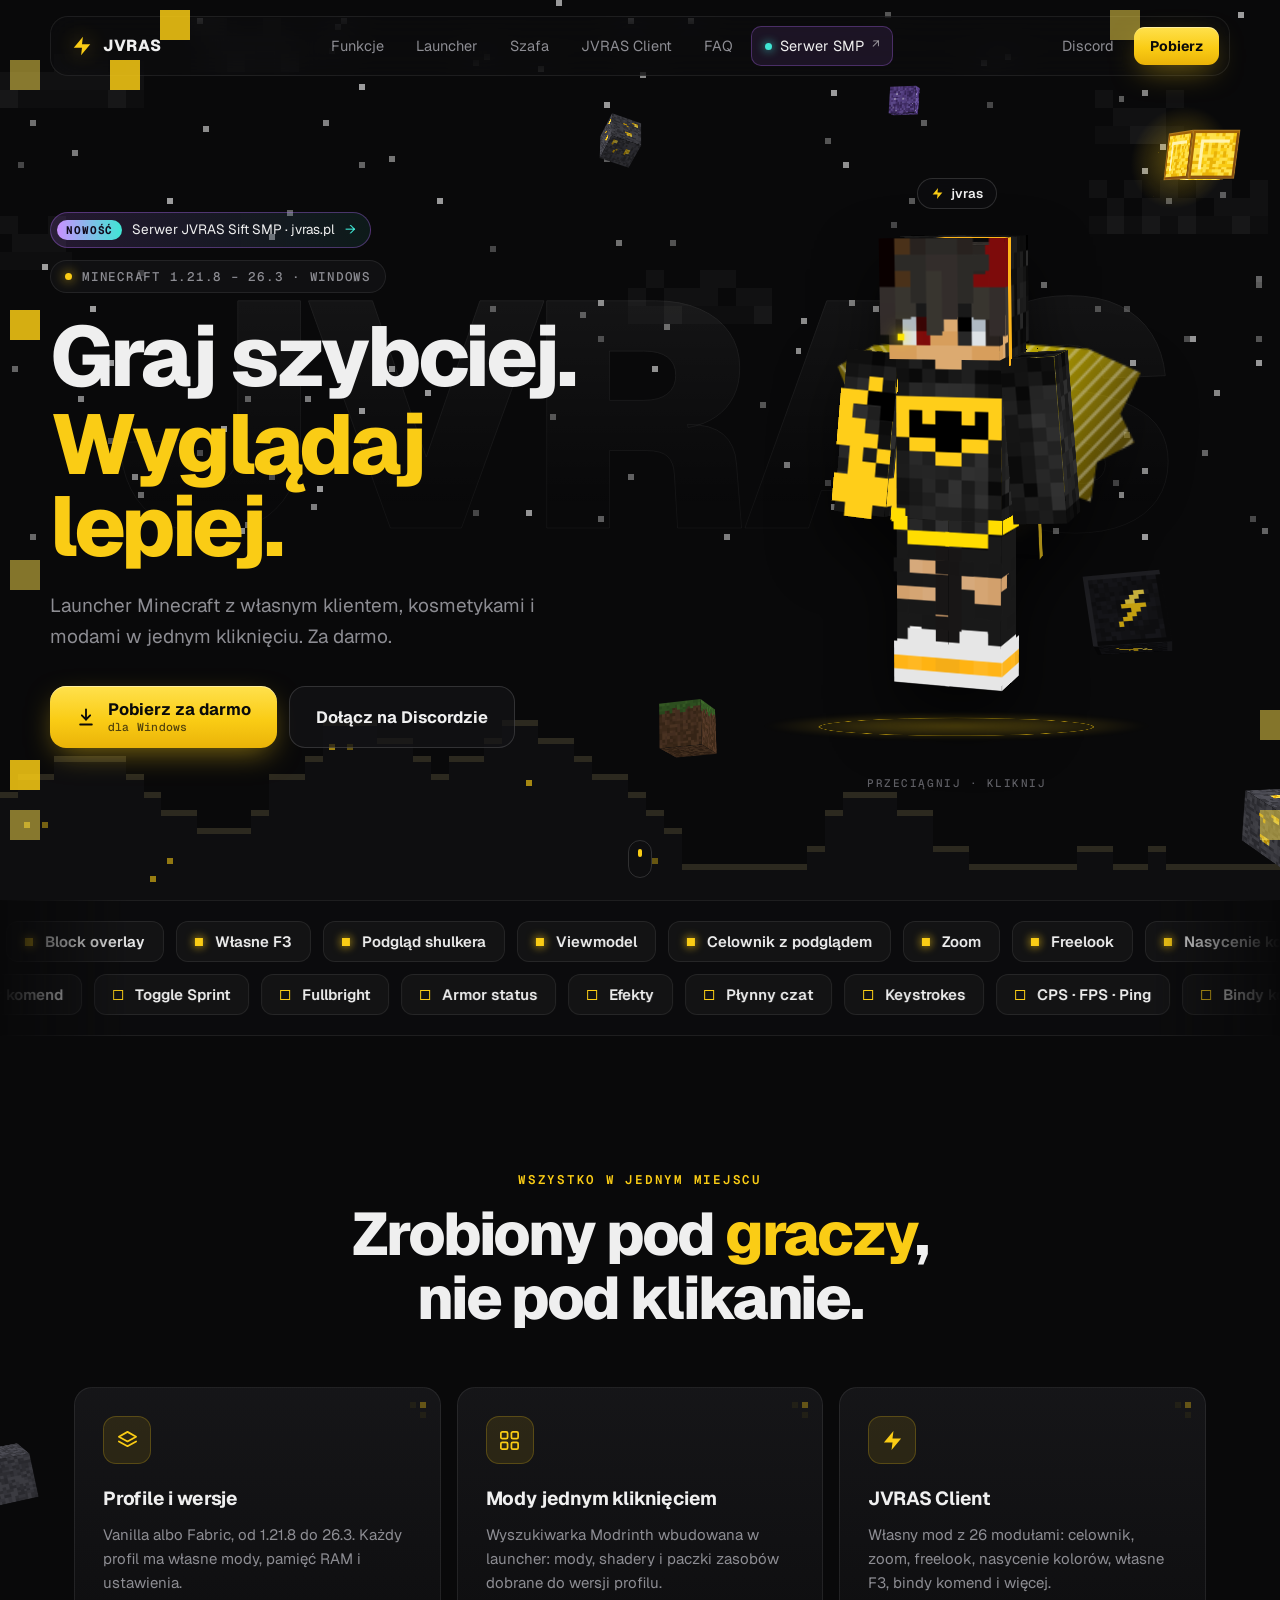
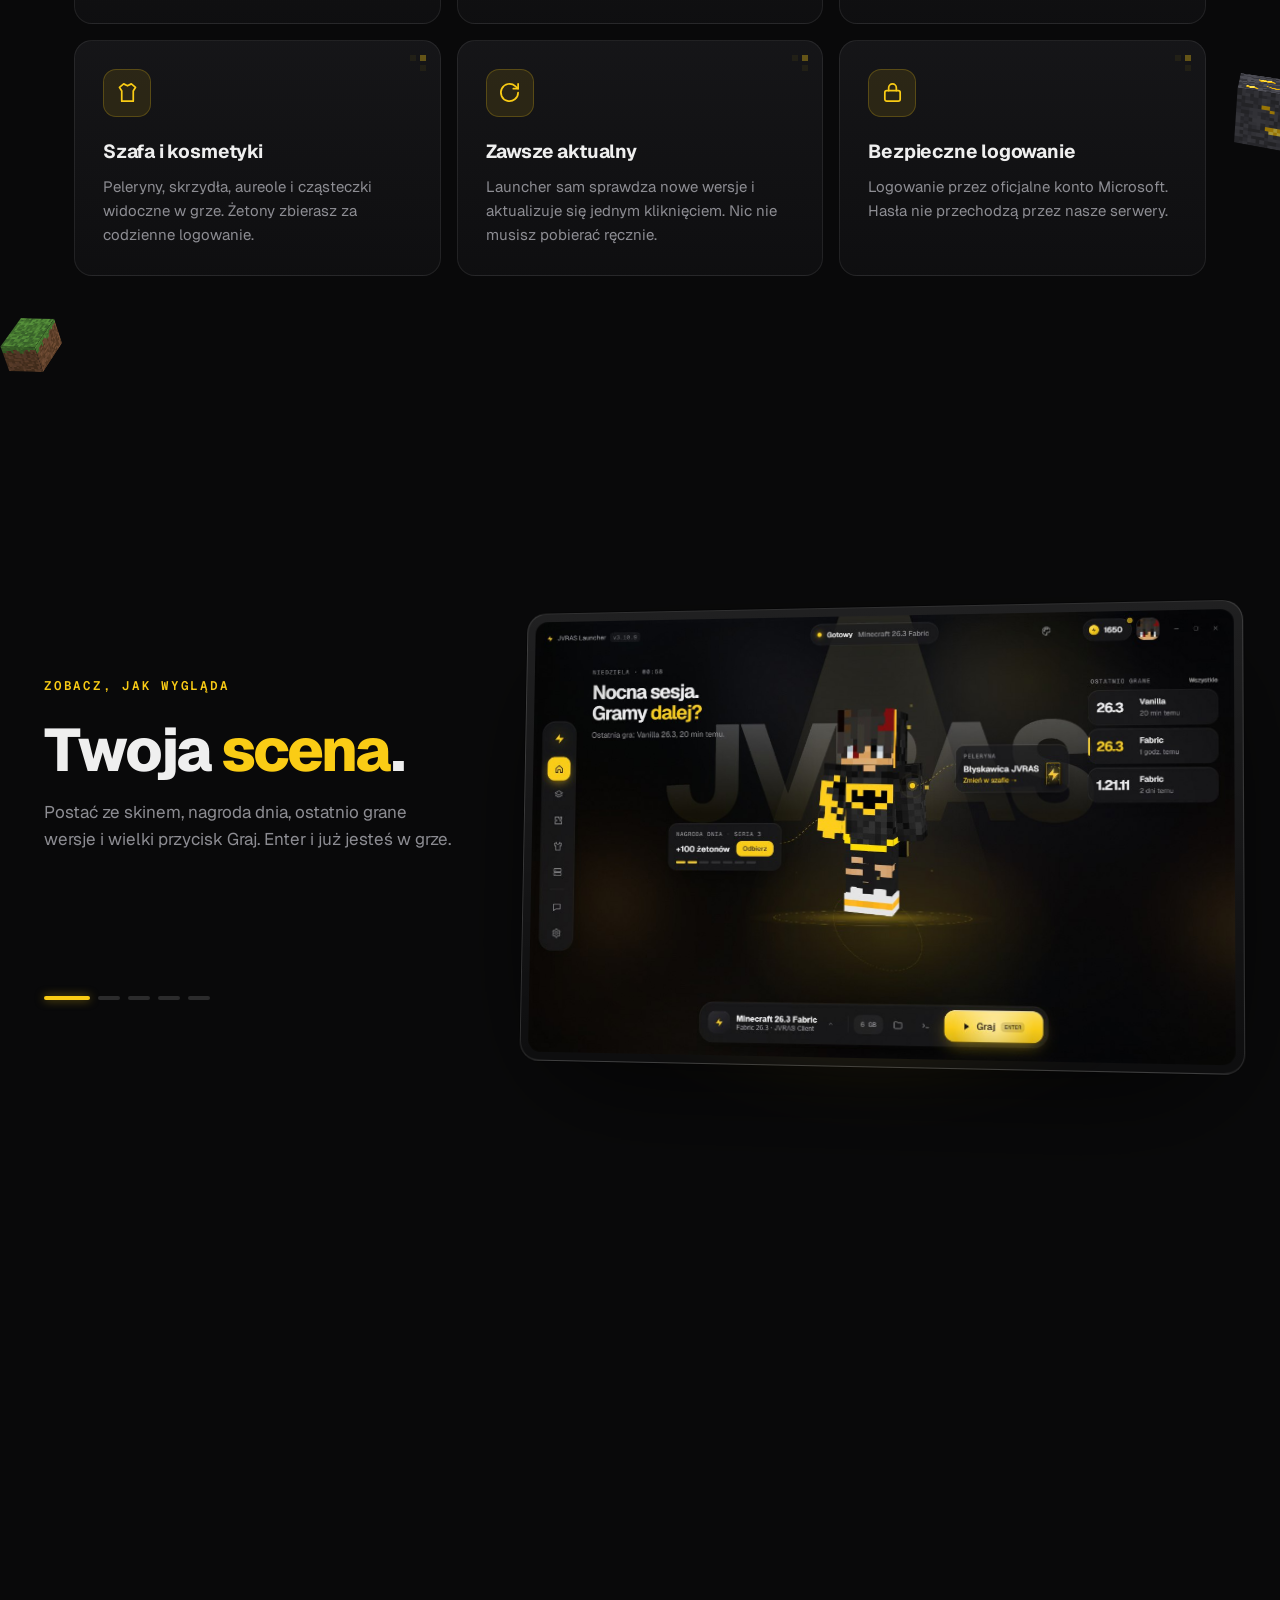
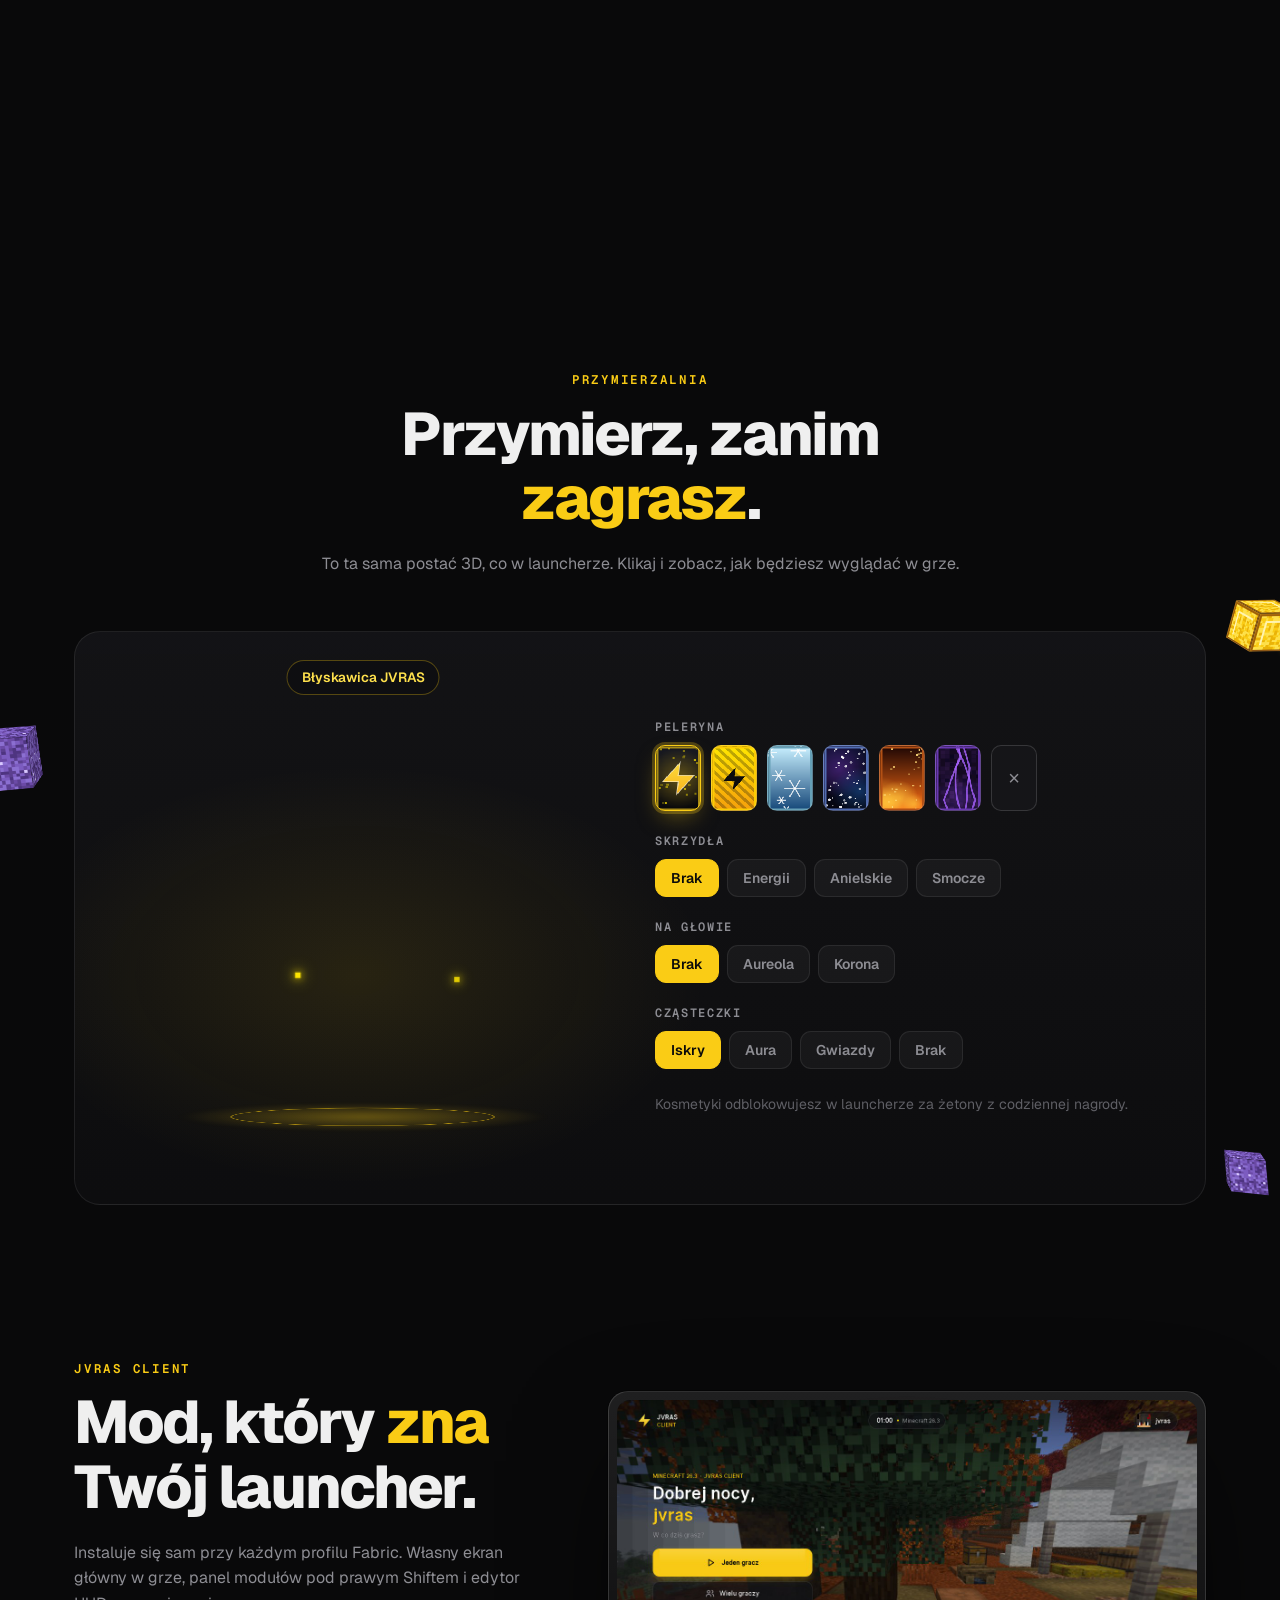
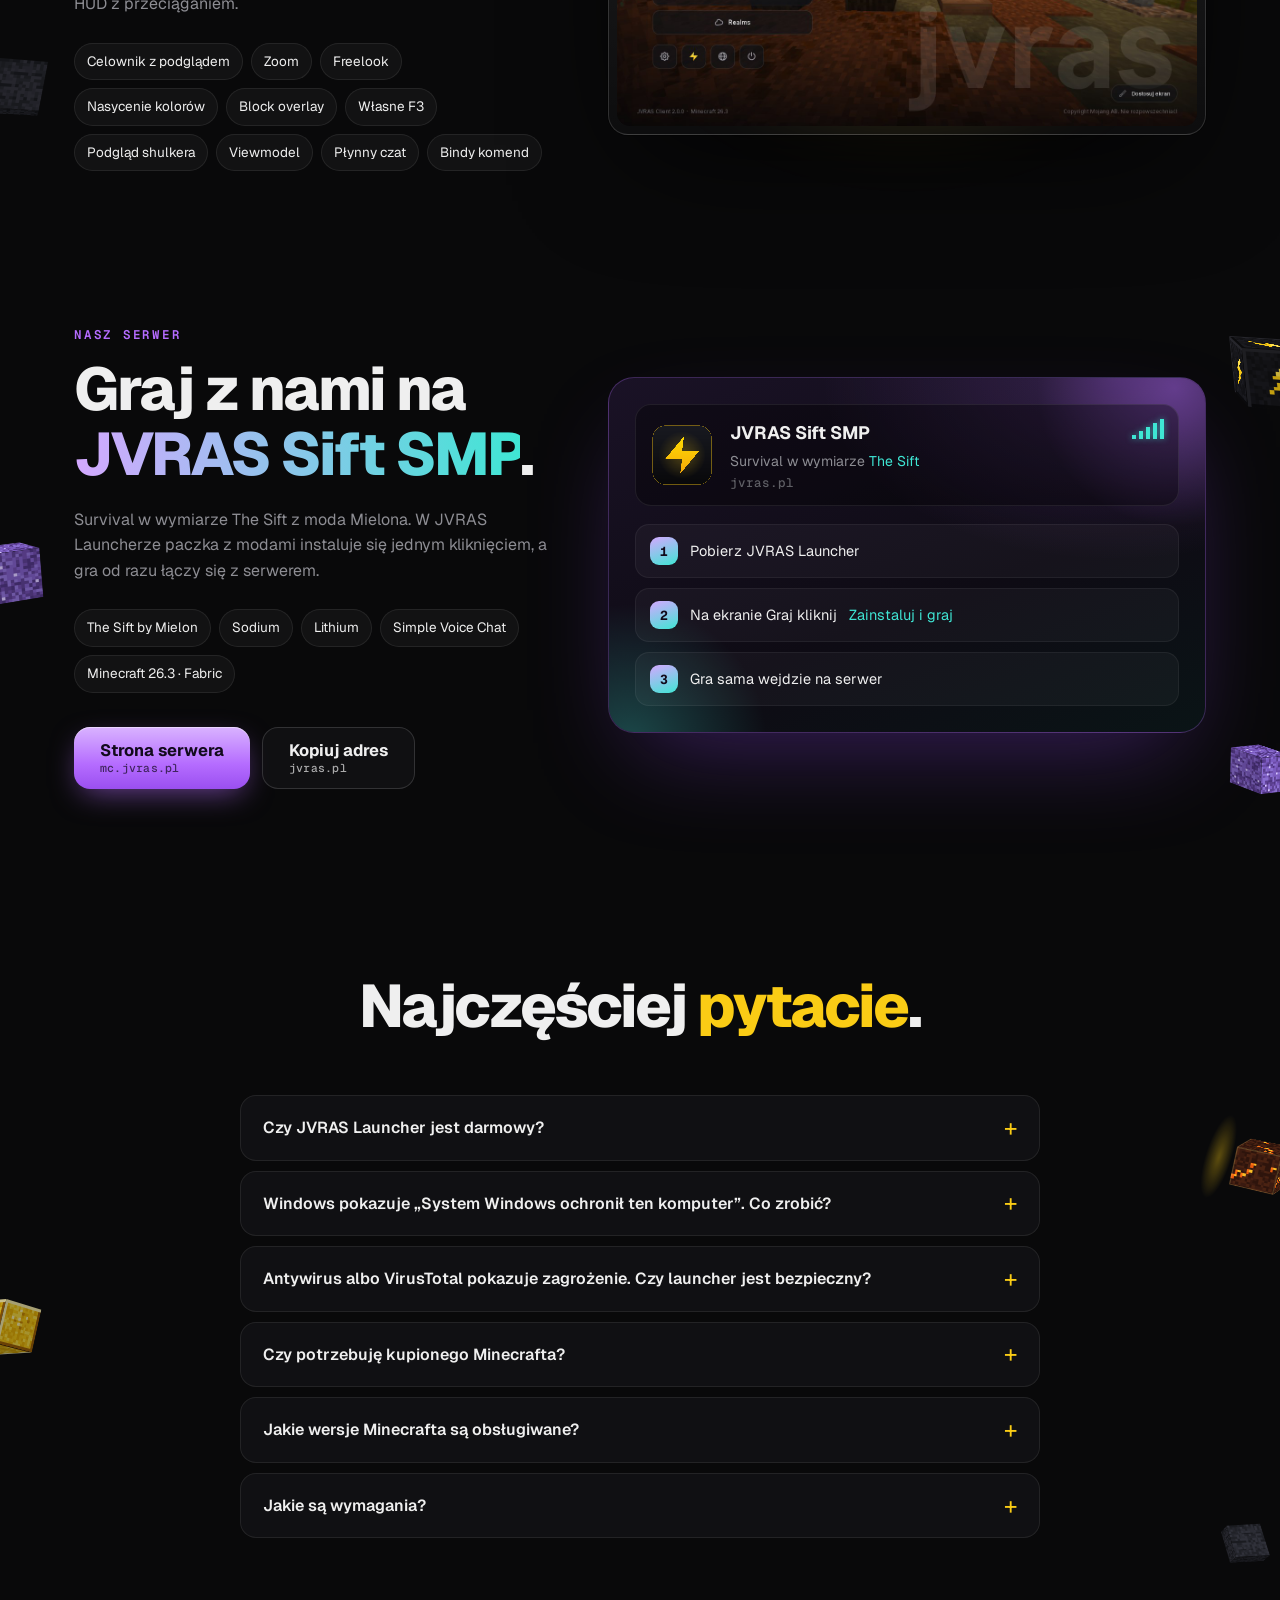
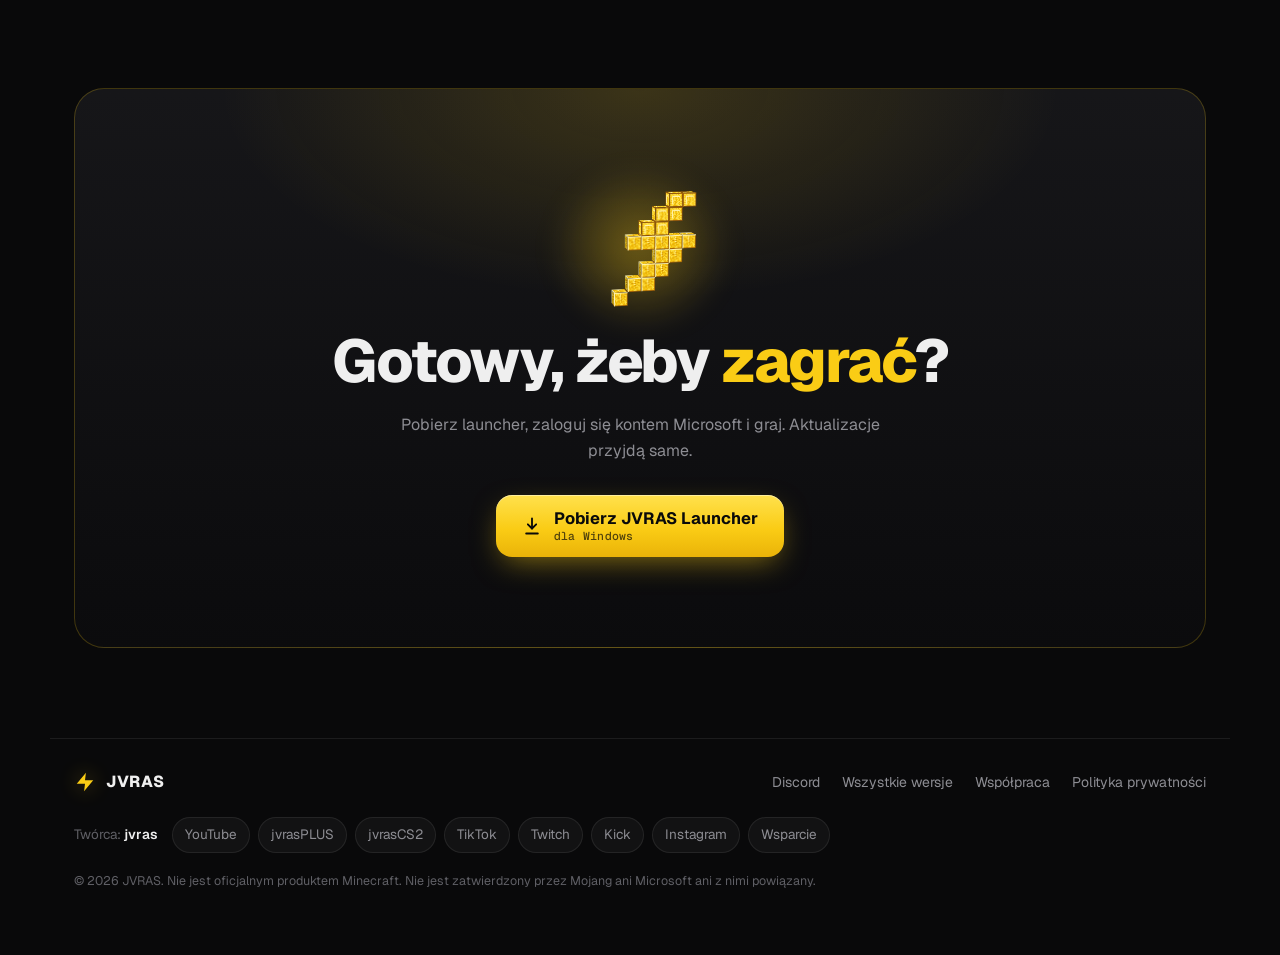
<file: index.html>
<!doctype html>
<html lang="pl">
<head>
  <meta charset="utf-8">
  <meta name="viewport" content="width=device-width, initial-scale=1">
  <title>JVRAS Launcher – launcher Minecraft z własnym klientem</title>
  <meta name="description" content="JVRAS Launcher: szybki launcher Minecraft dla Windows. Profile Vanilla i Fabric od 1.21.8 do 26.3, mody z Modrinth, JVRAS Client z 26 modułami, kosmetyki i automatyczne aktualizacje. Za darmo.">
  <meta name="theme-color" content="#09090a">
  <link rel="canonical" href="https://jvras.pl/">
  <meta property="og:type" content="website">
  <meta property="og:url" content="https://jvras.pl/">
  <meta property="og:site_name" content="JVRAS">
  <meta property="og:locale" content="pl_PL">
  <meta property="og:title" content="JVRAS Launcher – launcher Minecraft z własnym klientem">
  <meta property="og:description" content="Darmowy launcher Minecraft od jvrasa: JVRAS Client z 26 modułami, kosmetyki, mody z Modrinth i automatyczne aktualizacje.">
  <meta property="og:image" content="https://jvras.pl/img/launcher-home.jpg">
  <meta property="og:image:width" content="1280">
  <meta property="og:image:height" content="800">
  <meta name="twitter:card" content="summary_large_image">
  <script type="application/ld+json">
  {
    "@context": "https://schema.org",
    "@graph": [
      {
        "@type": "SoftwareApplication",
        "name": "JVRAS Launcher",
        "url": "https://jvras.pl/",
        "applicationCategory": "GameApplication",
        "operatingSystem": "Windows 10, Windows 11",
        "inLanguage": "pl",
        "image": "https://jvras.pl/img/launcher-home.jpg",
        "description": "Darmowy launcher Minecraft z własnym klientem JVRAS Client, kosmetykami, modami z Modrinth i automatycznymi aktualizacjami.",
        "offers": { "@type": "Offer", "price": "0", "priceCurrency": "PLN" },
        "author": { "@type": "Person", "name": "jvras", "url": "https://www.youtube.com/@jvras" },
        "downloadUrl": "https://github.com/jvrasek/jvras-launcher/releases/download/pobierz/JVRAS-Launcher-Setup.exe"
      },
      {
        "@type": "FAQPage",
        "mainEntity": [
          { "@type": "Question", "name": "Czy JVRAS Launcher jest darmowy?", "acceptedAnswer": { "@type": "Answer", "text": "Tak. Launcher, JVRAS Client i podstawowe kosmetyki są za darmo. Kosmetyki z szafy kupujesz żetonami, które zbierasz za codzienne logowanie." } },
          { "@type": "Question", "name": "Antywirus albo VirusTotal pokazuje zagrożenie. Czy launcher jest bezpieczny?", "acceptedAnswer": { "@type": "Answer", "text": "Tak. Część antywirusów ocenia nowe, niepodpisane programy heurystyką i sztuczną inteligencją, co daje fałszywe alarmy. Główne antywirusy, np. Bitdefender, Avira, ClamAV i CrowdStrike, nie zgłaszają zagrożenia. Pobieraj launcher tylko z jvras.pl albo z GitHuba JVRAS." } },
          { "@type": "Question", "name": "Czy potrzebuję kupionego Minecrafta?", "acceptedAnswer": { "@type": "Answer", "text": "Do gry z kontem Microsoft tak. Konto offline działa do gry jednoosobowej i na serwerach, które je dopuszczają, ale bez żetonów i kosmetyk JVRAS." } },
          { "@type": "Question", "name": "Jakie wersje Minecrafta są obsługiwane?", "acceptedAnswer": { "@type": "Answer", "text": "Wszystkie wersje Vanilla oraz Fabric. JVRAS Client działa na Fabric od 1.21.8 do 26.3." } },
          { "@type": "Question", "name": "Jakie są wymagania?", "acceptedAnswer": { "@type": "Answer", "text": "Windows 10 lub 11 (64-bit) i połączenie z internetem przy pierwszym uruchomieniu wersji. Javę launcher pobiera sam." } }
        ]
      }
    ]
  }
  </script>
  <link rel="icon" href="favicon.ico">
  <link rel="preconnect" href="https://fonts.googleapis.com">
  <link rel="preconnect" href="https://fonts.gstatic.com" crossorigin>
  <link href="https://fonts.googleapis.com/css2?family=Geist:wght@300..900&family=Geist+Mono:wght@400;500;600&display=swap" rel="stylesheet">
  <link rel="stylesheet" href="assets/skin3d.css">
  <link rel="stylesheet" href="assets/style.css">
</head>
<body class="intro">
  <!-- Intro: piorun i rozszyfrowujący się napis, potem ekran rozsypuje się na piksele -->
  <div class="intro-screen" id="intro" aria-hidden="true">
    <svg class="strike" viewBox="0 0 100 100" preserveAspectRatio="none"><path d="M54 -2 L44 30 L56 33 L41 62 L53 64 L47 100"/></svg>
    <div class="intro-c">
      <div class="intro-logo"><svg viewBox="0 0 24 24" fill="currentColor"><polygon points="13 2 3 14 12 14 11 22 21 10 12 10 13 2"/></svg></div>
      <div class="intro-word"><span>J</span><span>V</span><span>R</span><span>A</span><span>S</span></div>
      <div class="intro-sub">LAUNCHER</div>
    </div>
    <canvas class="intro-px" id="intro-px"></canvas>
  </div>

  <div class="progress" id="progress"></div>
  <!-- jaskinia: ściany z bloków przy krawędziach, im niżej tym głębiej (rudy, ametysty, magma, skała macierzysta) -->
  <canvas class="cave" id="cave" aria-hidden="true"></canvas>
  <div class="ylvl" id="ylvl" aria-hidden="true"><b>Y 64</b><span>Powierzchnia</span></div>

  <header class="nav" id="nav">
    <a class="brand" href="#top" aria-label="JVRAS - strona główna">
      <svg viewBox="0 0 24 24" fill="currentColor"><polygon points="13 2 3 14 12 14 11 22 21 10 12 10 13 2"/></svg>
      <span>JVRAS</span>
    </a>
    <nav class="links">
      <a href="#funkcje">Funkcje</a>
      <a href="#launcher">Launcher</a>
      <a href="#szafa">Szafa</a>
      <a href="#client">JVRAS Client</a>
      <a href="#faq">FAQ</a>
      <a class="srv-link" href="https://mc.jvras.pl" target="_blank" rel="noopener"><i></i>Serwer SMP</a>
    </nav>
    <div class="nav-r">
      <a class="ghost" href="https://dc.jvras.pl/" target="_blank" rel="noopener">Discord</a>
      <a class="btn sm" href="#pobierz" data-download>Pobierz</a>
    </div>
  </header>

  <main id="top">
    <!-- HERO: nocne niebo z pikselowymi chmurami, latające bloki i postać 3D -->
    <section class="hero" id="hero">
      <canvas class="world" id="world" aria-hidden="true"></canvas>
      <div class="word" aria-hidden="true">JVRAS</div>
      <div class="cubes" id="hero-cubes" aria-hidden="true"></div>
      <div class="hero-grid">
        <div class="hero-c">
          <a class="srv-pill in-1" href="#serwer"><b>Nowość</b>Serwer JVRAS Sift SMP · jvras.pl<span aria-hidden="true">→</span></a>
          <div class="eyebrow in-1"><span class="led"></span>Minecraft 1.21.8 – 26.3 · Windows</div>
          <h1 class="split in-2" aria-label="Graj szybciej. Wyglądaj lepiej."><span class="ln">Graj szybciej.</span><span class="ln acc">Wyglądaj lepiej.</span></h1>
          <p class="lead in-3">Launcher Minecraft z własnym klientem, kosmetykami i modami w jednym kliknięciu. Za darmo.</p>
          <div class="cta in-4">
            <a class="btn lg shine" href="#pobierz" data-download>
              <svg viewBox="0 0 24 24" fill="none" stroke="currentColor" stroke-width="2.2" stroke-linecap="round" stroke-linejoin="round"><path d="M12 3v12"/><path d="m7 10 5 5 5-5"/><path d="M5 21h14"/></svg>
              <span>Pobierz za darmo<small data-version>dla Windows</small></span>
            </a>
            <a class="btn glass lg" href="https://dc.jvras.pl/" target="_blank" rel="noopener">Dołącz na Discordzie</a>
          </div>
          <div class="stats in-5" id="stats" hidden>
            <span class="live"><i></i><b data-online>0</b> online teraz</span>
            <span class="sep"></span>
            <span>Zaufało nam <b data-total>0</b> <span data-total-word>graczy</span></span>
          </div>
        </div>
        <div class="hero-char in-3">
          <div class="pedestal" aria-hidden="true"><i></i><i></i><i></i></div>
          <div class="skin-3d" id="hero-skin" title="Przeciągnij, żeby obrócić. Kliknij, żeby pomachać."></div>
          <div class="char-tag"><svg viewBox="0 0 24 24" fill="currentColor"><polygon points="13 2 3 14 12 14 11 22 21 10 12 10 13 2"/></svg>jvras</div>
          <div class="char-hint">Przeciągnij · kliknij</div>
        </div>
      </div>
      <a class="scroll-cue" href="#ticker" aria-label="Przewiń w dół"><span></span></a>
    </section>

    <!-- przesuwające się moduły JVRAS Client -->
    <section class="ticker" id="ticker" aria-label="Moduły JVRAS Client">
      <div class="row"><div class="track" data-dir="1">
        <span>Celownik z podglądem</span><span>Zoom</span><span>Freelook</span><span>Nasycenie kolorów</span><span>Block overlay</span><span>Własne F3</span><span>Podgląd shulkera</span><span>Viewmodel</span>
      </div></div>
      <div class="row"><div class="track" data-dir="-1">
        <span>Płynny czat</span><span>Keystrokes</span><span>CPS · FPS · Ping</span><span>Bindy komend</span><span>Toggle Sprint</span><span>Fullbright</span><span>Armor status</span><span>Efekty</span>
      </div></div>
    </section>

    <!-- FUNKCJE -->
    <section class="sec" id="funkcje">
      <div class="cubes side" data-cubes="funkcje" aria-hidden="true"></div>
      <div class="sec-h">
        <small class="rv">Wszystko w jednym miejscu</small>
        <h2 class="split rv"><span class="ln">Zrobiony pod <em>graczy</em>,</span><span class="ln">nie pod klikanie.</span></h2>
      </div>
      <div class="grid">
        <article class="card rv">
          <div class="ic"><svg viewBox="0 0 24 24" fill="none" stroke="currentColor" stroke-width="1.8" stroke-linecap="round" stroke-linejoin="round"><path d="m12 3 9 5-9 5-9-5 9-5z"/><path d="m3 13 9 5 9-5"/></svg></div>
          <h3>Profile i wersje</h3>
          <p>Vanilla albo Fabric, od 1.21.8 do 26.3. Każdy profil ma własne mody, pamięć RAM i ustawienia.</p>
        </article>
        <article class="card rv">
          <div class="ic"><svg viewBox="0 0 24 24" fill="none" stroke="currentColor" stroke-width="1.8" stroke-linecap="round" stroke-linejoin="round"><rect x="3" y="3" width="7" height="7" rx="1.5"/><rect x="14" y="3" width="7" height="7" rx="1.5"/><rect x="3" y="14" width="7" height="7" rx="1.5"/><rect x="14" y="14" width="7" height="7" rx="1.5"/></svg></div>
          <h3>Mody jednym kliknięciem</h3>
          <p>Wyszukiwarka Modrinth wbudowana w launcher: mody, shadery i paczki zasobów dobrane do wersji profilu.</p>
        </article>
        <article class="card rv">
          <div class="ic"><svg viewBox="0 0 24 24" fill="currentColor"><polygon points="13 2 3 14 12 14 11 22 21 10 12 10 13 2"/></svg></div>
          <h3>JVRAS Client</h3>
          <p>Własny mod z 26 modułami: celownik, zoom, freelook, nasycenie kolorów, własne F3, bindy komend i więcej.</p>
        </article>
        <article class="card rv">
          <div class="ic"><svg viewBox="0 0 24 24" fill="none" stroke="currentColor" stroke-width="1.8" stroke-linecap="round" stroke-linejoin="round"><path d="M20.4 6.6 16 3 12 5 8 3 3.6 6.6 6 10.5v10.5h12V10.5z"/></svg></div>
          <h3>Szafa i kosmetyki</h3>
          <p>Peleryny, skrzydła, aureole i cząsteczki widoczne w grze. Żetony zbierasz za codzienne logowanie.</p>
        </article>
        <article class="card rv">
          <div class="ic"><svg viewBox="0 0 24 24" fill="none" stroke="currentColor" stroke-width="1.8" stroke-linecap="round" stroke-linejoin="round"><path d="M21 12a9 9 0 1 1-3-6.7L21 8"/><path d="M21 3v5h-5"/></svg></div>
          <h3>Zawsze aktualny</h3>
          <p>Launcher sam sprawdza nowe wersje i aktualizuje się jednym kliknięciem. Nic nie musisz pobierać ręcznie.</p>
        </article>
        <article class="card rv">
          <div class="ic"><svg viewBox="0 0 24 24" fill="none" stroke="currentColor" stroke-width="1.8" stroke-linecap="round" stroke-linejoin="round"><rect x="4" y="10" width="16" height="11" rx="2"/><path d="M8 10V7a4 4 0 0 1 8 0v3"/></svg></div>
          <h3>Bezpieczne logowanie</h3>
          <p>Logowanie przez oficjalne konto Microsoft. Hasła nie przechodzą przez nasze serwery.</p>
        </article>
      </div>
    </section>

    <!-- LAUNCHER: przewijana opowieść (zrzut zmienia się razem z tekstem) -->
    <section class="story" id="launcher">
      <div class="story-sticky">
        <div class="story-t">
          <small class="kick">Zobacz, jak wygląda</small>
          <div class="steps">
            <div class="step on" data-shot="launcher-home"><h2>Twoja <em>scena</em>.</h2><p>Postać ze skinem, nagroda dnia, ostatnio grane wersje i wielki przycisk Graj. Enter i już jesteś w grze.</p></div>
            <div class="step" data-shot="launcher-profile"><h2>Każda wersja <em>osobno</em>.</h2><p>Profile Vanilla i Fabric z własnymi modami i pamięcią. Przełączasz się jednym kliknięciem.</p></div>
            <div class="step" data-shot="launcher-mody"><h2>Mody <em>bez szukania</em>.</h2><p>Modrinth w środku launchera. Instalujesz, odinstalowujesz i przeinstalowujesz bez folderów.</p></div>
            <div class="step" data-shot="launcher-szafa"><h2>Wyglądaj <em>po swojemu</em>.</h2><p>Szafa z peleryn, skrzydeł i cząsteczek, z podglądem postaci na żywo.</p></div>
            <div class="step" data-shot="launcher-jasny"><h2>Jasno albo <em>ciemno</em>.</h2><p>Tryb jasny lub ciemny i dziesięć kolorów akcentu. Launcher wygląda tak, jak lubisz.</p></div>
          </div>
          <div class="dots" aria-hidden="true"><i class="on"></i><i></i><i></i><i></i><i></i></div>
        </div>
        <div class="story-v">
          <div class="shot">
            <div class="glow" aria-hidden="true"></div>
            <div class="stack">
              <img class="on" data-shot="launcher-home" src="img/launcher-home.jpg" alt="Ekran główny JVRAS Launchera" width="1280" height="800">
              <img data-shot="launcher-profile" src="img/launcher-profile.jpg" alt="Profile i wersje Minecraft w JVRAS Launcherze" width="1280" height="800" loading="lazy">
              <img data-shot="launcher-mody" src="img/launcher-mody.jpg" alt="Mody z Modrinth w JVRAS Launcherze" width="1280" height="800" loading="lazy">
              <img data-shot="launcher-szafa" src="img/launcher-szafa.jpg" alt="Szafa z kosmetykami w JVRAS Launcherze" width="1280" height="800" loading="lazy">
              <img data-shot="launcher-jasny" src="img/launcher-jasny.jpg" alt="JVRAS Launcher w trybie jasnym" width="1280" height="800" loading="lazy">
            </div>
          </div>
        </div>
      </div>
      <div class="story-track" aria-hidden="true"><i></i><i></i><i></i><i></i><i></i></div>
    </section>

    <!-- SZAFA: przymierzalnia kosmetyków na żywej postaci -->
    <section class="sec wardrobe" id="szafa">
      <div class="cubes side" data-cubes="szafa" aria-hidden="true"></div>
      <div class="sec-h">
        <small class="rv">Przymierzalnia</small>
        <h2 class="split rv"><span class="ln">Przymierz, zanim</span><span class="ln"><em>zagrasz</em>.</span></h2>
        <p class="rv">To ta sama postać 3D, co w launcherze. Klikaj i zobacz, jak będziesz wyglądać w grze.</p>
      </div>
      <div class="wr rv">
        <div class="wr-stage">
          <div class="pedestal" aria-hidden="true"><i></i><i></i><i></i></div>
          <div class="skin-3d" id="wr-skin"></div>
          <div class="wr-name" id="wr-name">Błyskawica JVRAS</div>
        </div>
        <div class="wr-opts" id="wr-opts">
          <div class="wr-g"><h4>Peleryna</h4><div class="wr-sw" data-slot="cape">
            <button data-v="cape_lightning" class="on" style="--p:url(cosmetics/cape_lightning.png)" title="Błyskawica JVRAS"></button>
            <button data-v="cape_neon" style="--p:url(cosmetics/cape_neon.png)" title="Neon"></button>
            <button data-v="cape_frost" style="--p:url(cosmetics/cape_frost.png)" title="Szron"></button>
            <button data-v="cape_galaxy" style="--p:url(cosmetics/cape_galaxy.png)" title="Galaktyka"></button>
            <button data-v="cape_ember" style="--p:url(cosmetics/cape_ember.png)" title="Żar"></button>
            <button data-v="cape_obsidian" style="--p:url(cosmetics/cape_obsidian.png)" title="Obsydian"></button>
            <button data-v="" class="none" title="Bez peleryny">×</button>
          </div></div>
          <div class="wr-g"><h4>Skrzydła</h4><div class="wr-ch" data-slot="wings">
            <button data-v="" class="on">Brak</button><button data-v="energy">Energii</button><button data-v="angel">Anielskie</button><button data-v="dragon">Smocze</button>
          </div></div>
          <div class="wr-g"><h4>Na głowie</h4><div class="wr-ch" data-slot="head">
            <button data-v="" class="on">Brak</button><button data-v="halo">Aureola</button><button data-v="crown">Korona</button>
          </div></div>
          <div class="wr-g"><h4>Cząsteczki</h4><div class="wr-ch" data-slot="particles">
            <button data-v="sparks" class="on">Iskry</button><button data-v="aura">Aura</button><button data-v="stars">Gwiazdy</button><button data-v="">Brak</button>
          </div></div>
          <p class="wr-note">Kosmetyki odblokowujesz w launcherze za żetony z codziennej nagrody.</p>
        </div>
      </div>
    </section>

    <!-- JVRAS CLIENT -->
    <section class="sec split-sec" id="client">
      <div class="cubes side" data-cubes="client" aria-hidden="true"></div>
      <div class="split-t">
        <small class="kick rv">JVRAS Client</small>
        <h2 class="split rv"><span class="ln">Mod, który <em>zna</em></span><span class="ln">Twój launcher.</span></h2>
        <p class="rv">Instaluje się sam przy każdym profilu Fabric. Własny ekran główny w grze, panel modułów pod prawym Shiftem i edytor HUD z przeciąganiem.</p>
        <ul class="chips rv">
          <li>Celownik z podglądem</li><li>Zoom</li><li>Freelook</li><li>Nasycenie kolorów</li><li>Block overlay</li>
          <li>Własne F3</li><li>Podgląd shulkera</li><li>Viewmodel</li><li>Płynny czat</li><li>Bindy komend</li>
        </ul>
      </div>
      <div class="shot tilt rv">
        <div class="glow" aria-hidden="true"></div>
        <img src="img/client-title.jpg" alt="Ekran główny JVRAS Client w Minecraft" width="1280" height="720" loading="lazy">
      </div>
    </section>

    <!-- SERWER: JVRAS Sift SMP (strona serwera: mc.jvras.pl, kolory The Sift) -->
    <section class="sec split-sec srv" id="serwer">
      <div class="cubes side" data-cubes="serwer" aria-hidden="true"></div>
      <div class="split-t">
        <small class="kick rv">Nasz serwer</small>
        <h2 class="split rv"><span class="ln">Graj z nami na</span><span class="ln"><em>JVRAS Sift SMP</em>.</span></h2>
        <p class="rv">Survival w wymiarze The Sift z moda Mielona. W JVRAS Launcherze paczka z modami instaluje się jednym kliknięciem, a gra od razu łączy się z serwerem.</p>
        <ul class="chips rv">
          <li>The Sift by Mielon</li><li>Sodium</li><li>Lithium</li><li>Simple Voice Chat</li><li>Minecraft 26.3 · Fabric</li>
        </ul>
        <div class="cta rv">
          <a class="btn lg srv-btn" href="https://mc.jvras.pl" target="_blank" rel="noopener"><span>Strona serwera<small>mc.jvras.pl</small></span></a>
          <button class="btn glass lg" type="button" data-copy="jvras.pl"><span><span data-copy-tx>Kopiuj adres</span><small>jvras.pl</small></span></button>
        </div>
      </div>
      <div class="srv-card rv" aria-label="JVRAS Sift SMP na liście serwerów">
        <div class="srv-glow" aria-hidden="true"><i></i><i></i></div>
        <div class="srv-row">
          <img src="assets/logo.png" alt="" width="64" height="64">
          <div class="srv-info">
            <b>JVRAS Sift SMP</b>
            <span class="motd">Survival w wymiarze <em>The Sift</em></span>
            <span class="addr">jvras.pl</span>
          </div>
          <div class="srv-ping" aria-hidden="true"><i></i><i></i><i></i><i></i><i></i></div>
        </div>
        <div class="srv-steps">
          <div><b>1</b>Pobierz JVRAS Launcher</div>
          <div><b>2</b>Na ekranie Graj kliknij <em>Zainstaluj i graj</em></div>
          <div><b>3</b>Gra sama wejdzie na serwer</div>
        </div>
      </div>
    </section>

    <!-- FAQ -->
    <section class="sec" id="faq">
      <div class="cubes side" data-cubes="faq" aria-hidden="true"></div>
      <div class="sec-h">
        <small class="rv">Pytania</small>
        <h2 class="split rv"><span class="ln">Najczęściej <em>pytacie</em>.</span></h2>
      </div>
      <div class="faq">
        <details class="rv">
          <summary>Czy JVRAS Launcher jest darmowy?</summary>
          <div class="a"><p>Tak. Launcher, JVRAS Client i podstawowe kosmetyki są za darmo. Kosmetyki z szafy kupujesz żetonami, które zbierasz za codzienne logowanie.</p></div>
        </details>
        <details class="rv">
          <summary>Windows pokazuje „System Windows ochronił ten komputer”. Co zrobić?</summary>
          <div class="a"><p>To standardowy komunikat dla nowych programów bez płatnego certyfikatu wydawcy. Kliknij <b>Więcej informacji</b>, a potem <b>Uruchom mimo to</b>. Pobieraj launcher wyłącznie z tej strony albo z naszego Discorda.</p></div>
        </details>
        <details class="rv">
          <summary>Antywirus albo VirusTotal pokazuje zagrożenie. Czy launcher jest bezpieczny?</summary>
          <div class="a"><p>Tak. Launcher instaluje się zwykłym instalatorem (bez uprawnień administratora) do folderu <b>AppData\Local\Programs\jvras-launcher</b>, a odinstalujesz go w Ustawieniach Windows → Aplikacje. Część antywirusów ocenia takie pliki „na oko” (sztuczna inteligencja, heurystyka) i oznacza każdy nowy, niepodpisany program, zanim zbierze o nim opinie. Główne antywirusy, np. Bitdefender, Avira, ClamAV i CrowdStrike, nie zgłaszają zagrożenia, a fałszywe alarmy zgłaszamy producentom. Pobieraj launcher tylko z tej strony albo z naszego <a href="https://github.com/jvrasek/jvras-launcher/releases" target="_blank" rel="noopener">GitHuba</a>.</p></div>
        </details>
        <details class="rv">
          <summary>Czy potrzebuję kupionego Minecrafta?</summary>
          <div class="a"><p>Do gry z kontem Microsoft tak. Konto offline działa do gry jednoosobowej i na serwerach, które je dopuszczają, ale bez żetonów i kosmetyk JVRAS.</p></div>
        </details>
        <details class="rv">
          <summary>Jakie wersje Minecrafta są obsługiwane?</summary>
          <div class="a"><p>Wszystkie wersje Vanilla oraz Fabric. JVRAS Client działa na Fabric od 1.21.8 do 26.3.</p></div>
        </details>
        <details class="rv">
          <summary>Jakie są wymagania?</summary>
          <div class="a"><p>Windows 10 lub 11 (64-bit) i połączenie z internetem przy pierwszym uruchomieniu wersji. Javę launcher pobiera sam.</p></div>
        </details>
      </div>
    </section>

    <!-- POBIERZ -->
    <section class="sec final" id="pobierz">
      <div class="final-c rv">
        <div class="cubes" id="final-cubes" aria-hidden="true"></div>
        <div class="vox-wrap" id="vox-wrap" title="Kliknij!"><div class="vox-glow"></div><div class="vox" id="vox"></div></div>
        <h2 class="split"><span class="ln">Gotowy, żeby <em>zagrać</em>?</span></h2>
        <p>Pobierz launcher, zaloguj się kontem Microsoft i graj. Aktualizacje przyjdą same.</p>
        <a class="btn lg shine" href="#" data-download>
          <svg viewBox="0 0 24 24" fill="none" stroke="currentColor" stroke-width="2.2" stroke-linecap="round" stroke-linejoin="round"><path d="M12 3v12"/><path d="m7 10 5 5 5-5"/><path d="M5 21h14"/></svg>
          <span>Pobierz JVRAS Launcher<small data-version>dla Windows</small></span>
        </a>
      </div>
    </section>
  </main>

  <footer class="foot">
    <div class="foot-r">
      <a class="brand" href="#top"><svg viewBox="0 0 24 24" fill="currentColor"><polygon points="13 2 3 14 12 14 11 22 21 10 12 10 13 2"/></svg><span>JVRAS</span></a>
      <nav>
        <a href="https://dc.jvras.pl/" target="_blank" rel="noopener">Discord</a>
        <a href="https://github.com/jvrasek/jvras-launcher/releases" target="_blank" rel="noopener">Wszystkie wersje</a>
        <a href="mailto:jvrasek.biznes@gmail.com">Współpraca</a>
        <a href="polityka-prywatnosci.html">Polityka prywatności</a>
      </nav>
    </div>
    <div class="socials">
      <span>Twórca: <b>jvras</b></span>
      <a href="https://www.youtube.com/@jvras" target="_blank" rel="noopener">YouTube</a>
      <a href="https://www.youtube.com/@jvrasplus" target="_blank" rel="noopener">jvrasPLUS</a>
      <a href="https://www.youtube.com/@jvrascs2" target="_blank" rel="noopener">jvrasCS2</a>
      <a href="https://www.tiktok.com/@jvras.cs2" target="_blank" rel="noopener">TikTok</a>
      <a href="https://twitch.tv/jvras_" target="_blank" rel="noopener">Twitch</a>
      <a href="https://kick.com/jvras" target="_blank" rel="noopener">Kick</a>
      <a href="https://www.instagram.com/jvrass/" target="_blank" rel="noopener">Instagram</a>
      <a href="https://tipply.pl/@jvras" target="_blank" rel="noopener">Wsparcie</a>
    </div>
    <p class="legal">© <span id="year">2026</span> JVRAS. Nie jest oficjalnym produktem Minecraft. Nie jest zatwierdzony przez Mojang ani Microsoft ani z nimi powiązany.</p>
  </footer>

  <script src="assets/skin3d.js"></script>
  <script src="assets/site.js"></script>
</body>
</html>
</file>
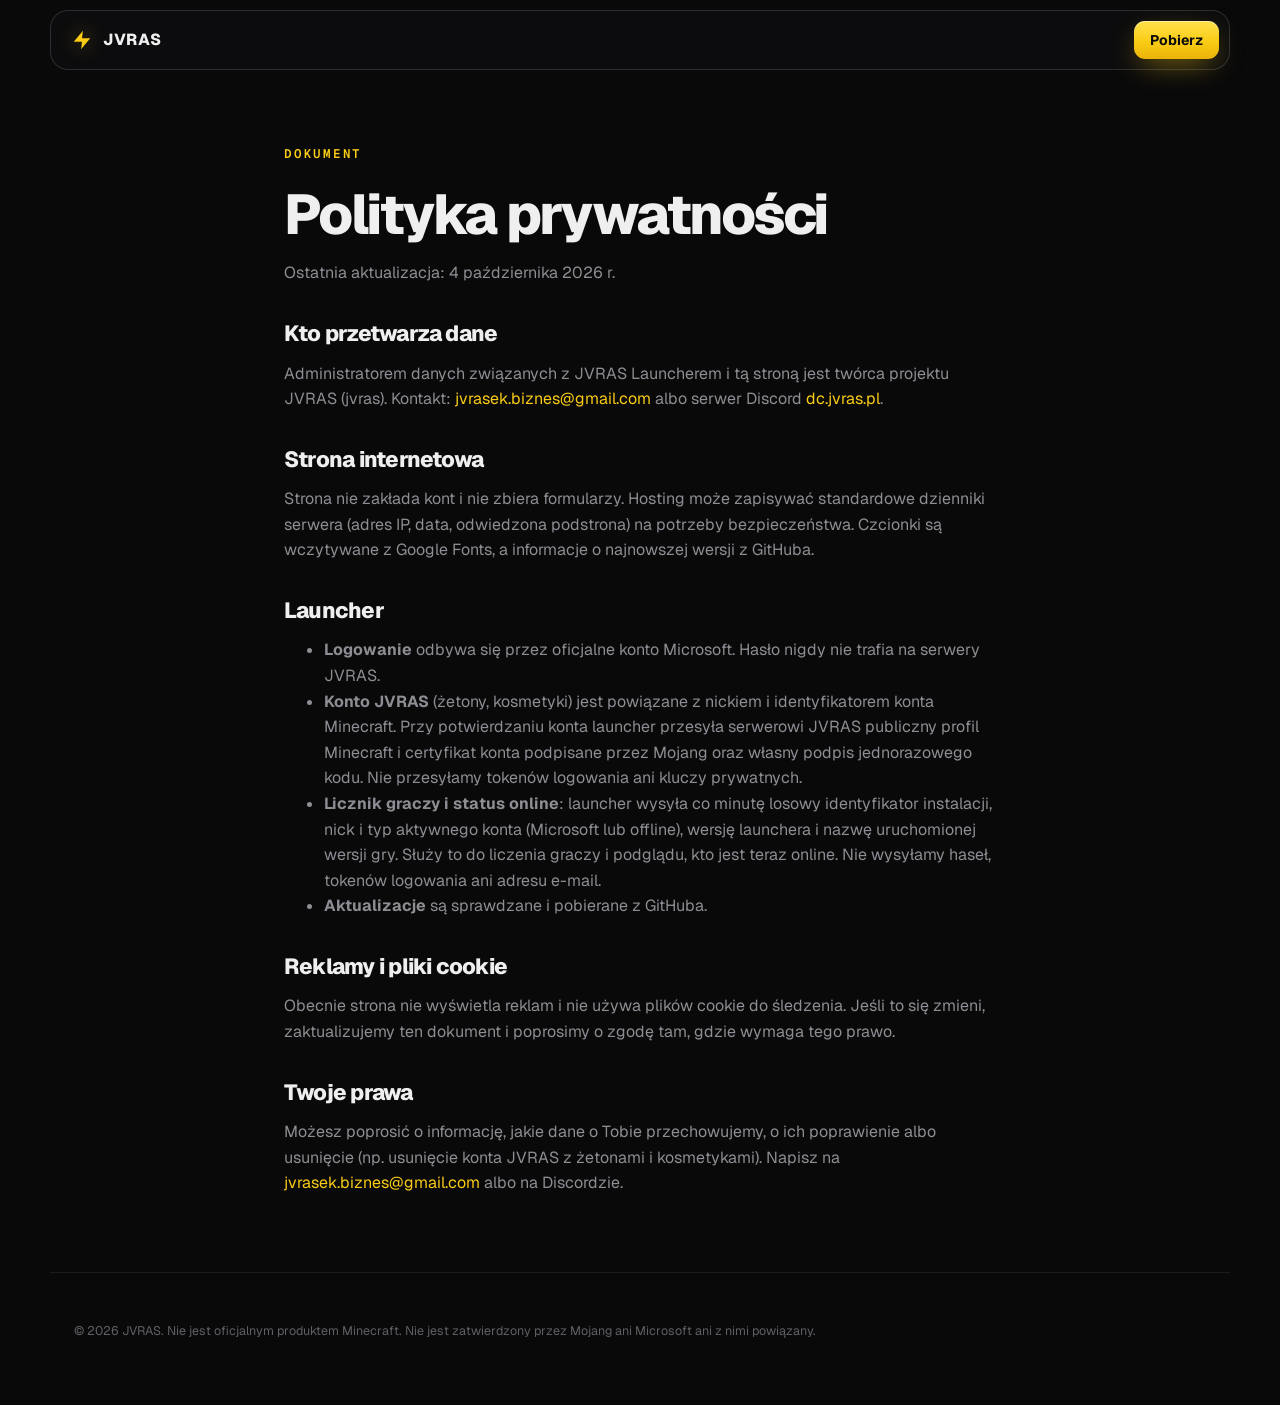
<file: polityka-prywatnosci.html>
<!doctype html>
<html lang="pl">
<head>
  <meta charset="utf-8">
  <meta name="viewport" content="width=device-width, initial-scale=1">
  <title>Polityka prywatności – JVRAS Launcher</title>
  <meta name="theme-color" content="#09090a">
  <link rel="icon" href="favicon.ico">
  <link rel="canonical" href="https://jvras.pl/polityka-prywatnosci.html">
  <link rel="preconnect" href="https://fonts.googleapis.com">
  <link rel="preconnect" href="https://fonts.gstatic.com" crossorigin>
  <link href="https://fonts.googleapis.com/css2?family=Geist:wght@300..900&family=Geist+Mono:wght@400;500;600&display=swap" rel="stylesheet">
  <link rel="stylesheet" href="assets/style.css">
</head>
<body class="doc-page">
  <div class="bg" aria-hidden="true"><div class="cone"></div><div class="grain"></div></div>
  <header class="nav scrolled">
    <a class="brand" href="index.html"><svg viewBox="0 0 24 24" fill="currentColor"><polygon points="13 2 3 14 12 14 11 22 21 10 12 10 13 2"/></svg><span>JVRAS</span></a>
    <div class="nav-r"><a class="btn sm" href="index.html#pobierz">Pobierz</a></div>
  </header>

  <main class="doc">
    <small class="kick">Dokument</small>
    <h1>Polityka prywatności</h1>
    <p>Ostatnia aktualizacja: 4 października 2026 r.</p>

    <h2>Kto przetwarza dane</h2>
    <p>Administratorem danych związanych z JVRAS Launcherem i tą stroną jest twórca projektu JVRAS (jvras). Kontakt: <a href="mailto:jvrasek.biznes@gmail.com">jvrasek.biznes@gmail.com</a> albo serwer Discord <a href="https://dc.jvras.pl/">dc.jvras.pl</a>.</p>

    <h2>Strona internetowa</h2>
    <p>Strona nie zakłada kont i nie zbiera formularzy. Hosting może zapisywać standardowe dzienniki serwera (adres IP, data, odwiedzona podstrona) na potrzeby bezpieczeństwa. Czcionki są wczytywane z Google Fonts, a informacje o najnowszej wersji z GitHuba.</p>

    <h2>Launcher</h2>
    <ul>
      <li><b>Logowanie</b> odbywa się przez oficjalne konto Microsoft. Hasło nigdy nie trafia na serwery JVRAS.</li>
      <li><b>Konto JVRAS</b> (żetony, kosmetyki) jest powiązane z nickiem i identyfikatorem konta Minecraft. Przy potwierdzaniu konta launcher przesyła serwerowi JVRAS publiczny profil Minecraft i certyfikat konta podpisane przez Mojang oraz własny podpis jednorazowego kodu. Nie przesyłamy tokenów logowania ani kluczy prywatnych.</li>
      <li><b>Licznik graczy i status online</b>: launcher wysyła co minutę losowy identyfikator instalacji, nick i typ aktywnego konta (Microsoft lub offline), wersję launchera i nazwę uruchomionej wersji gry. Służy to do liczenia graczy i podglądu, kto jest teraz online. Nie wysyłamy haseł, tokenów logowania ani adresu e-mail.</li>
      <li><b>Aktualizacje</b> są sprawdzane i pobierane z GitHuba.</li>
    </ul>

    <h2>Reklamy i pliki cookie</h2>
    <p>Obecnie strona nie wyświetla reklam i nie używa plików cookie do śledzenia. Jeśli to się zmieni, zaktualizujemy ten dokument i poprosimy o zgodę tam, gdzie wymaga tego prawo.</p>

    <h2>Twoje prawa</h2>
    <p>Możesz poprosić o informację, jakie dane o Tobie przechowujemy, o ich poprawienie albo usunięcie (np. usunięcie konta JVRAS z żetonami i kosmetykami). Napisz na <a href="mailto:jvrasek.biznes@gmail.com">jvrasek.biznes@gmail.com</a> albo na Discordzie.</p>
  </main>

  <footer class="foot">
    <p class="legal">© 2026 JVRAS. Nie jest oficjalnym produktem Minecraft. Nie jest zatwierdzony przez Mojang ani Microsoft ani z nimi powiązany.</p>
  </footer>
</body>
</html>
</file>
<file: assets/skin3d.css>
/* Postać 3D (skin3d.js) - style z JVRAS Launchera */
.skin-3d { position: relative; width: 240px; height: 290px; cursor: grab; opacity: 0; transition: opacity 0.6s ease; z-index: 1; }
.skin-3d.sk-ready { opacity: 1; animation: skinPop 0.8s var(--ease-spring) both; }
.skin-3d.sk-dragging { cursor: grabbing; }
.sk-stage { position: absolute; inset: 0; perspective: 900px; perspective-origin: 50% 40%; display: flex; align-items: flex-start; justify-content: center; padding-top: 6px; filter: drop-shadow(0 18px 18px rgba(0, 0, 0, 0.6)); }
.sk-root { position: relative; transform-style: preserve-3d; will-change: transform; }
.sk-part { position: absolute; transform-style: preserve-3d; will-change: transform; }
.sk-box { position: absolute; left: 0; top: 0; transform-style: preserve-3d; }
.sk-face { position: absolute; background-repeat: no-repeat; image-rendering: pixelated; backface-visibility: hidden; }
.sk-mirror .sk-face { transform-origin: center; }
/* Logo w panelu bocznym: błyskawica z poświatą */

/* Postać: płynniejsza poświata i cień pod stopami */
.skin-3d { transition: opacity 0.8s var(--ease-smooth); }
.sk-root, .sk-part { backface-visibility: visible; }
.skin-3d.sk-ready {
  animation-fill-mode: backwards !important;
}
/* Kosmetyki (skrzydla, nakrycia glowy, czasteczki) */
.sk-wing { pointer-events: none; }
.sk-wing-skin { position: absolute; inset: 0; backface-visibility: visible; }
.sk-halo {
  position: absolute; border-radius: 50%; border-style: dashed; border-color: var(--c); box-sizing: border-box;
  box-shadow: 0 0 10px var(--c), inset 0 0 8px var(--c); backface-visibility: visible; pointer-events: none;
}
.sk-crown { position: absolute; transform-style: preserve-3d; pointer-events: none; }
.sk-crown-face {
  position: absolute; inset: 0; backface-visibility: visible;
  background: linear-gradient(180deg, #FFF1A8 0%, var(--c) 55%, #B45309 100%);
  clip-path: polygon(0 100%, 0 22%, 16% 56%, 33% 0, 50% 56%, 67% 0, 84% 56%, 100% 22%, 100% 100%);
}
.sk-fx { position: absolute; inset: 0; pointer-events: none; overflow: visible; z-index: 2; }
.sk-p { position: absolute; display: block; pointer-events: none; will-change: transform, opacity; }
.sk-p-sparks { width: 4px; height: 4px; background: var(--c); box-shadow: 0 0 6px var(--c), 0 0 12px var(--c); }
.sk-p-aura { width: 18px; height: 18px; margin: -9px; border-radius: 50%; background: radial-gradient(circle, var(--c) 0%, transparent 70%); mix-blend-mode: screen; }
.sk-p-stars { width: 11px; height: 11px; margin: -5px; background: var(--c); clip-path: polygon(50% 0, 61% 39%, 100% 50%, 61% 61%, 50% 100%, 39% 61%, 0 50%, 39% 39%); }
/* --- pikselowe skrzydla i nakrycia glowy --- */
.sk-px { image-rendering: pixelated; }
.sk-halo.sk-halo-tex { border: none; background: center / 100% 100% no-repeat; box-shadow: none; }
.sk-crown-face.sk-crown-tex { clip-path: none; background: center / 100% 100% no-repeat; }
.sk-horn { position: absolute; top: 0; background: center / 100% 100% no-repeat; backface-visibility: visible; }
.sk-hat-side { position: absolute; inset: 0; background-size: 100% 200%; background-position: 0 100%; backface-visibility: visible; }
.sk-hat-top { position: absolute; left: 0; top: 0; background: #1a1a1e; backface-visibility: visible; }
.sk-hat-brim { position: absolute; background: #141418; border-radius: 2px; backface-visibility: visible; }
.sk-p-aura { mix-blend-mode: normal !important; }
@keyframes skinPop { from { transform: translateY(20px) scale(0.9); } to { transform: none; } }
</file>
<file: assets/style.css>
/* JVRAS - strona www w stylu launchera: ciemna scena, snop światła, żółty akcent, bloki 3D i postać ze skinem */
:root {
  --bg: #09090a;
  --ink: #efefef;
  --mut: #8d8d93;
  --dim: #5f5f65;
  --line: rgba(255, 255, 255, .08);
  --line2: rgba(255, 255, 255, .14);
  --glass: rgba(20, 20, 23, .72);
  --ac: #facc15;
  --ac1: #ffe14d;
  --ac3: #eab308;
  --on-ac: #0a0a0a;
  --r: 18px;
  --ease: cubic-bezier(.16, 1, .3, 1);
  --spring: cubic-bezier(.22, 1.3, .36, 1);
}
* { box-sizing: border-box; }
html { scroll-behavior: smooth; }
html.smooth { scroll-behavior: auto; }
body {
  margin: 0; background: var(--bg); color: var(--ink);
  font: 400 16px/1.6 'Geist', system-ui, sans-serif; -webkit-font-smoothing: antialiased;
}
body.intro { overflow: hidden; }
main { overflow-x: clip; }
a { color: inherit; text-decoration: none; }
img { display: block; max-width: 100%; height: auto; }
em { font-style: normal; color: var(--ac); }
::selection { background: rgba(250, 204, 21, .3); }

/* ================= intro ================= */
.intro-screen { position: fixed; inset: 0; z-index: 100; display: grid; place-items: center; background: #070708; }
.intro-screen.gone { display: none; }
.strike { position: absolute; inset: 0; width: 100%; height: 100%; pointer-events: none; }
.strike path { fill: none; stroke: var(--ac1); stroke-width: .5; stroke-linejoin: round; vector-effect: non-scaling-stroke; stroke-width: 3px;
  filter: drop-shadow(0 0 6px var(--ac)) drop-shadow(0 0 18px var(--ac)); stroke-dasharray: 1; stroke-dashoffset: 1; opacity: 0; }
.intro-screen.go .strike path { animation: strike .5s .15s cubic-bezier(.6, 0, .4, 1) forwards, strikeOut .6s .75s ease forwards; }
@keyframes strike { 0% { stroke-dashoffset: 1; opacity: 1; } 100% { stroke-dashoffset: 0; opacity: 1; } }
@keyframes strikeOut { to { opacity: 0; } }
.intro-screen::after { content: ''; position: absolute; inset: 0; background: radial-gradient(circle at 50% 50%, rgba(255, 230, 120, .55), transparent 60%); opacity: 0; pointer-events: none; }
.intro-screen.go::after { animation: flash .7s .6s ease forwards; }
@keyframes flash { 0% { opacity: 0; } 15% { opacity: 1; } 100% { opacity: 0; } }
.intro-c { position: relative; text-align: center; }
.intro-logo { width: 84px; height: 84px; margin: 0 auto; border-radius: 22px; display: grid; place-items: center; color: var(--on-ac);
  background: linear-gradient(160deg, var(--ac1), var(--ac3)); box-shadow: 0 0 60px rgba(250, 204, 21, .45); transform: scale(0); }
.intro-logo svg { width: 46px; height: 46px; }
.intro-screen.go .intro-logo { animation: pop .7s .7s var(--spring) forwards; }
@keyframes pop { to { transform: scale(1); } }
.intro-word { margin-top: 22px; display: flex; justify-content: center; gap: .04em; font: 800 46px/1 'Geist', sans-serif; letter-spacing: .08em; }
.intro-word span { opacity: 0; transform: translateY(14px); display: inline-block; min-width: .7em; }
.intro-screen.go .intro-word span { animation: rise .5s var(--ease) forwards; }
.intro-word span.lock { color: var(--ac); }
@keyframes rise { to { opacity: 1; transform: none; } }
.intro-sub { margin-top: 12px; font: 500 12px 'Geist Mono', monospace; letter-spacing: .6em; padding-left: .6em; color: var(--mut); opacity: 0; }
.intro-screen.go .intro-sub { animation: rise .6s 1.5s var(--ease) forwards; }
.intro-px { position: absolute; inset: 0; width: 100%; height: 100%; pointer-events: none; }
.intro-screen.out { background: transparent; }
.intro-screen.out .intro-c, .intro-screen.out .strike { display: none; }

/* ================= tło ogólne ================= */
.progress { position: fixed; z-index: 60; left: 0; top: 0; height: 2px; width: 100%; transform-origin: 0 50%; transform: scaleX(0);
  background: linear-gradient(90deg, var(--ac3), var(--ac1)); box-shadow: 0 0 12px var(--ac); }

/* ================= nawigacja ================= */
.nav {
  position: fixed; z-index: 50; top: 16px; left: 50%; transform: translate(-50%, -90px);
  width: min(1180px, calc(100% - 32px)); height: 60px; padding: 0 10px 0 20px;
  display: flex; align-items: center; justify-content: space-between; gap: 16px;
  border-radius: 18px; background: rgba(14, 14, 16, .55); border: 1px solid var(--line);
  backdrop-filter: blur(16px) saturate(140%); -webkit-backdrop-filter: blur(16px) saturate(140%);
  transition: background .3s ease, border-color .3s ease, top .3s var(--ease), transform .8s var(--ease);
}
body.ready .nav { transform: translate(-50%, 0); }
.nav.scrolled { background: rgba(14, 14, 16, .85); border-color: var(--line2); top: 10px; }
.brand { display: inline-flex; align-items: center; gap: 10px; font-weight: 800; letter-spacing: .04em; }
.brand svg { width: 22px; height: 22px; color: var(--ac); filter: drop-shadow(0 0 10px rgba(250, 204, 21, .45)); }
.links { display: flex; gap: 4px; }
.links a, .ghost { position: relative; padding: 8px 14px; border-radius: 10px; font-size: 14.5px; color: var(--mut); transition: color .2s ease, background .2s ease; }
.links a:hover, .ghost:hover { color: var(--ink); background: rgba(255, 255, 255, .05); }
.links a.on { color: var(--ink); }
.links a.on::after { content: ''; position: absolute; left: 50%; bottom: 3px; width: 4px; height: 4px; margin-left: -2px; background: var(--ac); box-shadow: 0 0 8px var(--ac); }
.nav-r { display: flex; align-items: center; gap: 6px; }

/* ================= przyciski ================= */
.btn {
  position: relative; overflow: hidden; display: inline-flex; align-items: center; justify-content: center; gap: 12px;
  height: 46px; padding: 0 22px; border-radius: 14px; border: 0; cursor: pointer;
  font: 700 15px 'Geist', sans-serif; color: var(--on-ac);
  background: linear-gradient(180deg, var(--ac1), var(--ac) 55%, var(--ac3));
  box-shadow: 0 10px 30px -8px rgba(250, 204, 21, .55), inset 0 1px 0 rgba(255, 255, 255, .45);
  transition: transform .3s var(--spring), box-shadow .25s ease;
}
.btn:hover { transform: translateY(-3px); box-shadow: 0 18px 44px -8px rgba(250, 204, 21, .75), inset 0 1px 0 rgba(255, 255, 255, .5); }
.btn:active { transform: translateY(0) scale(.97); }
.btn svg { width: 20px; height: 20px; flex: none; transition: transform .35s var(--spring); }
.btn:hover svg { transform: translateY(2px); }
.btn.sm { height: 38px; padding: 0 16px; font-size: 14px; border-radius: 11px; }
.btn.lg { height: 62px; padding: 0 26px; font-size: 16.5px; border-radius: 16px; }
.btn.lg span { display: flex; flex-direction: column; align-items: flex-start; line-height: 1.15; }
.btn small { font: 500 11.5px 'Geist Mono', monospace; opacity: .7; letter-spacing: .02em; }
.btn.glass { color: var(--ink); background: var(--glass); border: 1px solid var(--line2); box-shadow: none; }
.btn.glass:hover { background: rgba(32, 32, 36, .85); box-shadow: 0 12px 30px -10px rgba(0, 0, 0, .6); }
.btn.shine::after { content: ''; position: absolute; top: 0; left: -60%; width: 40%; height: 100%; transform: skewX(-20deg);
  background: linear-gradient(90deg, transparent, rgba(255, 255, 255, .55), transparent); animation: shine 3.6s 2.5s ease-in-out infinite; }
@keyframes shine { 0% { left: -60%; } 30%, 100% { left: 130%; } }

/* ================= hero ================= */
.hero { position: relative; min-height: 100vh; padding: 130px 24px 70px; display: flex; flex-direction: column; justify-content: center; }
.world { position: absolute; inset: 0; width: 100%; height: 100%; z-index: -2; image-rendering: pixelated; }
.word {
  position: absolute; left: 50%; top: 46%; transform: translate(-50%, -50%); z-index: -1;
  font: 900 clamp(130px, 25vw, 360px)/1 'Geist', sans-serif; letter-spacing: -.04em; white-space: nowrap; user-select: none;
  color: transparent; -webkit-text-stroke: 1px rgba(255, 255, 255, .045);
  background: linear-gradient(180deg, rgba(255, 255, 255, .06), rgba(255, 255, 255, 0) 80%); -webkit-background-clip: text; background-clip: text;
}
.hero-grid { width: min(1180px, 100%); margin: 0 auto; display: grid; grid-template-columns: 1.05fr .95fr; align-items: center; gap: 30px; }
.hero-c { position: relative; z-index: 2; }
.eyebrow {
  display: inline-flex; align-items: center; gap: 10px; padding: 7px 14px; border-radius: 999px;
  font: 500 12.5px 'Geist Mono', monospace; letter-spacing: .06em; text-transform: uppercase; color: var(--mut);
  background: var(--glass); border: 1px solid var(--line);
}
.led { width: 7px; height: 7px; border-radius: 50%; background: var(--ac); box-shadow: 0 0 12px var(--ac); animation: blink 2.4s ease-in-out infinite; }
@keyframes blink { 50% { opacity: .4; } }
h1 { margin: 22px 0 18px; font: 800 clamp(46px, 6.6vw, 92px)/.98 'Geist', sans-serif; letter-spacing: -.04em; }
.lead { max-width: 540px; margin: 0; font-size: clamp(16px, 1.5vw, 19px); color: var(--mut); }
.cta { display: flex; flex-wrap: wrap; gap: 12px; margin-top: 34px; }
.stats {
  display: inline-flex; align-items: center; gap: 14px; margin-top: 24px; padding: 9px 16px; border-radius: 999px;
  font-size: 14px; color: var(--mut); background: var(--glass); border: 1px solid var(--line);
}
.stats[hidden] { display: none; }
.stats b { color: var(--ink); font-variant-numeric: tabular-nums; }
.stats .sep { width: 1px; height: 14px; background: var(--line2); }
.live { display: inline-flex; align-items: center; gap: 8px; }
.live i { width: 8px; height: 8px; border-radius: 50%; background: var(--ac); animation: pulse 2s ease-out infinite; }
@keyframes pulse { 0% { box-shadow: 0 0 0 0 rgba(250, 204, 21, .5); } 70% { box-shadow: 0 0 0 8px rgba(250, 204, 21, 0); } 100% { box-shadow: 0 0 0 0 rgba(250, 204, 21, 0); } }

/* napisy wchodzące po intro (słowa wjeżdżają spod maski) */
.split .ln { display: block; overflow: hidden; padding-bottom: .06em; }
.split .ln > span { display: inline-block; transform: translateY(105%); transition: transform 1s var(--ease); }
.split.acc-all .ln > span, .split .ln.acc > span { color: var(--ac); }
.split.in .ln > span { transform: none; }
[class*="in-"] { opacity: 0; transform: translateY(26px); transition: opacity .9s var(--ease), transform .9s var(--ease); }
body.ready [class*="in-"] { opacity: 1; transform: none; }
body.ready .in-2 { transition-delay: .1s; } body.ready .in-3 { transition-delay: .25s; } body.ready .in-4 { transition-delay: .4s; } body.ready .in-5 { transition-delay: .55s; }
h1.split[class*="in-"] { opacity: 1; transform: none; }

/* postać */
.hero-char { position: relative; height: min(620px, 72vh); }
/* postać ma stały rozmiar silnika (240x290), powiększamy ją od stóp, żeby stała na podeście */
.hero-char .skin-3d, .wr-stage .skin-3d { position: absolute; left: 50%; bottom: var(--feet, 62px); width: 240px; height: 290px; translate: -50% 0; scale: var(--sk, 1.7); transform-origin: 50% 100%; cursor: grab; }
.wr-stage { --sk: 1.45; --feet: 36px; }
.skin-3d.sk-dragging { cursor: grabbing; }
.pedestal { position: absolute; left: 50%; bottom: 3%; width: 70%; height: 90px; transform: translateX(-50%); pointer-events: none; }
.pedestal i { position: absolute; inset: 0; border-radius: 50%; border: 1px solid rgba(250, 204, 21, .45); transform: rotateX(72deg); }
.pedestal i:nth-child(1) { background: radial-gradient(closest-side, rgba(250, 204, 21, .35), transparent); border: 0; filter: blur(6px); }
.pedestal i:nth-child(2) { inset: 18% 14%; animation: ring 3.2s ease-out infinite; }
.pedestal i:nth-child(3) { inset: 18% 14%; animation: ring 3.2s 1.6s ease-out infinite; }
@keyframes ring { 0% { transform: rotateX(72deg) scale(.6); opacity: .9; } 100% { transform: rotateX(72deg) scale(1.5); opacity: 0; } }
.char-tag { position: absolute; left: 50%; bottom: calc(var(--feet, 62px) + 290px * var(--sk, 1.7) + 26px); z-index: 3; transform: translateX(-50%); display: inline-flex; align-items: center; gap: 7px; padding: 6px 13px; border-radius: 999px;
  font: 600 13px 'Geist', sans-serif; background: rgba(14, 14, 16, .7); border: 1px solid var(--line2); backdrop-filter: blur(8px); pointer-events: none; }
.char-tag svg { width: 13px; height: 13px; color: var(--ac); }
.char-hint { position: absolute; left: 50%; bottom: 0; transform: translateX(-50%); font: 500 11px 'Geist Mono', monospace; letter-spacing: .14em; text-transform: uppercase; color: var(--dim); pointer-events: none; }

.scroll-cue { position: absolute; left: 50%; bottom: 22px; width: 24px; height: 38px; margin-left: -12px; border-radius: 14px; border: 1.5px solid var(--line2); }
.scroll-cue span { position: absolute; left: 50%; top: 8px; width: 4px; height: 8px; margin-left: -2px; border-radius: 2px; background: var(--ac); animation: cue 1.8s ease-in-out infinite; }
@keyframes cue { 0% { transform: translateY(0); opacity: 1; } 80% { transform: translateY(12px); opacity: 0; } 100% { opacity: 0; } }

/* ================= bloki 3D (własne pikselowe tekstury) ================= */
.cubes { position: absolute; inset: 0; pointer-events: none; perspective: 1000px; z-index: 0; }
.cube { position: absolute; transform-style: preserve-3d; will-change: transform; pointer-events: auto; touch-action: none;
  transition: opacity .35s ease, scale .55s var(--spring); }
.cube.broken { opacity: 0; scale: .2; pointer-events: none; transition: opacity .12s ease, scale .12s ease; }
.cubes.side { z-index: 0; }
/* kawałki rozbitego bloku */
.bit { position: fixed; left: 0; top: 0; z-index: 41; pointer-events: none; image-rendering: pixelated; background-size: 400% 400%; box-shadow: inset 0 0 0 1px rgba(0, 0, 0, .25); }

/* jaskinia za treścią + wskaźnik wysokości jak w F3 */
.cave { position: fixed; inset: 0; width: 100%; height: 100%; z-index: -3; image-rendering: pixelated; pointer-events: none; }
.ylvl { position: fixed; right: 22px; bottom: 18px; z-index: 45; display: flex; align-items: center; gap: 10px; padding: 7px 12px; border-radius: 10px;
  font: 500 12px 'Geist Mono', monospace; letter-spacing: .04em; color: var(--mut); background: rgba(14, 14, 16, .72); border: 1px solid var(--line);
  backdrop-filter: blur(8px); pointer-events: none; opacity: 0; transform: translateY(12px); transition: opacity .5s ease, transform .6s var(--ease); }
.ylvl.on { opacity: 1; transform: none; }
.ylvl b { color: var(--ac); font-weight: 600; min-width: 4.4em; font-variant-numeric: tabular-nums; }

/* błyskawica JVRAS budująca się z bloków */
.vox-wrap { position: relative; width: 150px; height: 140px; margin: 0 auto 6px; perspective: 700px; cursor: pointer; }
.vox-glow { position: absolute; inset: -10%; border-radius: 50%; background: radial-gradient(closest-side, rgba(250, 204, 21, .38), transparent); filter: blur(12px); opacity: 0; transition: opacity 1.2s 1s ease; }
.vox-wrap.built .vox-glow { opacity: 1; }
.vox { position: absolute; left: 50%; top: 50%; width: 112px; height: 112px; margin: -56px; transform-style: preserve-3d; }
.vx { position: absolute; width: 14px; height: 14px; transform-style: preserve-3d; transform: translate3d(0, -340px, 0); opacity: 0;
  transition: transform .9s cubic-bezier(.3, 1.35, .5, 1), opacity .3s ease; }
.vox-wrap.built .vx { transform: none; opacity: 1; }
.vx i { position: absolute; inset: 0; background-size: 100% 100%; image-rendering: pixelated; backface-visibility: hidden; }
.cube i { position: absolute; inset: 0; background-size: 100% 100%; image-rendering: pixelated; backface-visibility: hidden; }
.cube.glow i { box-shadow: inset 0 0 0 1px rgba(255, 230, 120, .2); }
.cube.glow::after { content: ''; position: absolute; inset: -60%; border-radius: 50%; background: radial-gradient(closest-side, rgba(250, 204, 21, .35), transparent); transform: translateZ(-40px); }

/* iskry kursora */
.spark { position: fixed; z-index: 40; width: 4px; height: 4px; pointer-events: none; background: var(--ac1); box-shadow: 0 0 8px var(--ac); }

/* ================= pasek modułów ================= */
.ticker { position: relative; padding: 20px 0; border-block: 1px solid var(--line); background: rgba(14, 14, 16, .6); overflow: hidden;
  mask-image: linear-gradient(90deg, transparent, #000 10%, #000 90%, transparent); -webkit-mask-image: linear-gradient(90deg, transparent, #000 10%, #000 90%, transparent); }
.ticker .row { overflow: hidden; }
.ticker .row + .row { margin-top: 12px; }
.track { display: flex; gap: 12px; width: max-content; will-change: transform; }
.track span { display: inline-flex; align-items: center; gap: 12px; padding: 10px 18px; border-radius: 12px; white-space: nowrap;
  font: 600 15px 'Geist', sans-serif; color: var(--ink); background: rgba(255, 255, 255, .035); border: 1px solid var(--line); }
.track span::before { content: ''; width: 8px; height: 8px; background: var(--ac); box-shadow: 0 0 10px var(--ac); }
.row:nth-child(2) .track span::before { background: transparent; border: 1.5px solid var(--ac); box-shadow: none; }

/* ================= sekcje ================= */
.sec { position: relative; max-width: 1180px; margin: 0 auto; padding: 130px 24px 20px; }
.sec-h { text-align: center; max-width: 760px; margin: 0 auto 54px; }
.sec-h small, .kick { display: inline-block; font: 600 12.5px 'Geist Mono', monospace; letter-spacing: .14em; text-transform: uppercase; color: var(--ac); }
h2 { margin: 12px 0 0; font: 800 clamp(34px, 5vw, 60px)/1.02 'Geist', sans-serif; letter-spacing: -.035em; }
.sec-h p { color: var(--mut); margin: 18px 0 0; }

/* wejście przy przewijaniu: maska od dołu + uniesienie */
.rv { opacity: 0; transform: translateY(40px) scale(.98); transition: opacity 1s var(--ease), transform 1s var(--ease); }
.rv.in { opacity: 1; transform: none; }
.split.rv { opacity: 1; transform: none; }

.grid { display: grid; grid-template-columns: repeat(3, 1fr); gap: 16px; perspective: 1200px; }
.card {
  position: relative; padding: 28px; border-radius: var(--r); overflow: hidden; transform-style: preserve-3d;
  background: linear-gradient(180deg, rgba(24, 24, 27, .85), rgba(16, 16, 18, .85)); border: 1px solid var(--line);
  transition: transform .5s var(--ease), border-color .3s ease, box-shadow .4s ease, opacity 1s var(--ease);
}
.card::before { content: ''; position: absolute; inset: 0; border-radius: inherit; pointer-events: none; opacity: 0; transition: opacity .3s ease;
  background: radial-gradient(380px circle at var(--mx, 50%) var(--my, 0%), rgba(250, 204, 21, .13), transparent 45%); }
.card::after { content: ''; position: absolute; right: 14px; top: 14px; width: 6px; height: 6px; background: var(--ac); opacity: .35;
  box-shadow: -10px 0 0 rgba(250, 204, 21, .18), 0 10px 0 rgba(250, 204, 21, .18); }
.card:hover { border-color: rgba(250, 204, 21, .35); box-shadow: 0 30px 70px -28px rgba(0, 0, 0, .85), 0 0 0 1px rgba(250, 204, 21, .08); }
.card:hover::before { opacity: 1; }
.card .ic { width: 48px; height: 48px; border-radius: 13px; display: grid; place-items: center; color: var(--ac); transform: translateZ(30px);
  background: rgba(250, 204, 21, .1); border: 1px solid rgba(250, 204, 21, .22); transition: transform .5s var(--spring); }
.card:hover .ic { transform: translateZ(40px) rotate(-6deg) scale(1.08); }
.card .ic svg { width: 23px; height: 23px; }
.card h3 { margin: 20px 0 8px; font-size: 19px; font-weight: 700; letter-spacing: -.01em; transform: translateZ(20px); }
.card p { margin: 0; color: var(--mut); font-size: 15px; transform: translateZ(10px); }

/* zrzuty w "oknie" */
.shot {
  position: relative; border-radius: 20px; padding: 8px;
  background: linear-gradient(180deg, rgba(255, 255, 255, .09), rgba(255, 255, 255, .02));
  border: 1px solid var(--line2); box-shadow: 0 40px 120px -30px rgba(0, 0, 0, .85), 0 0 0 1px rgba(0, 0, 0, .4);
}
.shot img { border-radius: 13px; width: 100%; }
.shot .glow { position: absolute; inset: 12% 8% -6%; z-index: -1; border-radius: 50%; background: radial-gradient(closest-side, rgba(250, 204, 21, .28), transparent); filter: blur(30px); }
.shot.tilt { transition: transform .6s var(--ease), opacity 1s var(--ease); }

/* ================= przewijana opowieść launchera ================= */
.story { position: relative; height: 520vh; margin-top: 60px; }
.story-sticky { position: sticky; top: 0; height: 100vh; max-width: 1240px; margin: 0 auto; padding: 90px 24px 30px;
  display: grid; grid-template-columns: .8fr 1.4fr; gap: 50px; align-items: center; }
.story-t { position: relative; }
.steps { position: relative; height: 280px; margin-top: 10px; }
.step { position: absolute; inset: 0; opacity: 0; transform: translateY(30px); transition: opacity .6s var(--ease), transform .7s var(--ease); pointer-events: none; }
.step.on { opacity: 1; transform: none; pointer-events: auto; }
.step.up { transform: translateY(-30px); }
.step p { color: var(--mut); margin: 18px 0 0; font-size: 17px; max-width: 420px; }
.dots { display: flex; gap: 8px; margin-top: 8px; }
.dots i { width: 22px; height: 4px; border-radius: 2px; background: var(--line2); transition: background .3s ease, width .4s var(--ease); }
.dots i.on { width: 46px; background: var(--ac); box-shadow: 0 0 10px rgba(250, 204, 21, .5); }
.story-v { perspective: 1600px; }
.story-v .shot { transform: rotateY(-8deg) rotateX(3deg); transition: transform .9s var(--ease); }
.story-v .shot:hover { transform: rotateY(-3deg) rotateX(1deg); }
.stack { position: relative; aspect-ratio: 1280 / 800; }
.stack img { position: absolute; inset: 0; width: 100%; height: 100%; object-fit: cover; opacity: 0; transform: scale(1.03); filter: blur(6px);
  transition: opacity .7s var(--ease), transform .9s var(--ease), filter .7s var(--ease); }
.stack img.on { opacity: 1; transform: none; filter: none; }
.story-track { position: absolute; inset: 0; pointer-events: none; display: flex; flex-direction: column; }
.story-track i { flex: 1; }

/* ================= przymierzalnia ================= */
.wr { display: grid; grid-template-columns: 1fr 1fr; gap: 30px; align-items: center; padding: 26px; border-radius: 26px;
  background: radial-gradient(500px 300px at 25% 60%, rgba(250, 204, 21, .1), transparent 70%), linear-gradient(180deg, rgba(22, 22, 25, .8), rgba(14, 14, 16, .85));
  border: 1px solid var(--line); }
.wr-stage { position: relative; height: 520px; }
.wr-name { position: absolute; left: 50%; bottom: calc(var(--feet, 62px) + 290px * var(--sk, 1.7) + 26px); z-index: 3; transform: translateX(-50%); padding: 6px 14px; border-radius: 999px; font-size: 13.5px; font-weight: 600;
  background: rgba(14, 14, 16, .75); border: 1px solid rgba(250, 204, 21, .3); color: var(--ac1); white-space: nowrap; transition: transform .4s var(--spring); }
.wr-name.bump { transform: translateX(-50%) scale(1.12); }
.wr-g + .wr-g { margin-top: 22px; }
.wr-g h4 { margin: 0 0 10px; font: 600 12px 'Geist Mono', monospace; letter-spacing: .14em; text-transform: uppercase; color: var(--mut); }
.wr-sw { display: flex; flex-wrap: wrap; gap: 10px; }
.wr-sw button { width: 46px; height: 66px; border-radius: 10px; cursor: pointer; border: 1px solid var(--line2); background: #151518 var(--p) no-repeat;
  background-size: 640% 200%; background-position: 1.85% 6.25%; image-rendering: pixelated; transition: transform .35s var(--spring), border-color .2s ease, box-shadow .25s ease; }
.wr-sw button:hover { transform: translateY(-4px); }
.wr-sw button.on { border-color: var(--ac); box-shadow: 0 0 0 3px rgba(250, 204, 21, .25), 0 10px 24px -8px rgba(250, 204, 21, .5); }
.wr-sw button.none { background: #151518; color: var(--mut); font-size: 20px; }
.wr-ch { display: flex; flex-wrap: wrap; gap: 8px; }
.wr-ch button { padding: 9px 15px; border-radius: 11px; cursor: pointer; font: 600 14px 'Geist', sans-serif; color: var(--mut); background: rgba(255, 255, 255, .04); border: 1px solid var(--line);
  transition: color .2s ease, background .25s ease, border-color .25s ease, transform .3s var(--spring); }
.wr-ch button:hover { color: var(--ink); transform: translateY(-2px); }
.wr-ch button.on { color: var(--on-ac); background: var(--ac); border-color: var(--ac); }
.wr-note { margin: 24px 0 0; font-size: 14px; color: var(--dim); }

/* ================= JVRAS Client ================= */
.split-sec { display: grid; grid-template-columns: 1fr 1.25fr; gap: 56px; align-items: center; }
.split-t p { color: var(--mut); margin: 18px 0 0; }
.chips { display: flex; flex-wrap: wrap; gap: 8px; list-style: none; padding: 0; margin: 26px 0 0; }
.chips li { padding: 7px 12px; border-radius: 999px; font-size: 13.5px; background: rgba(255, 255, 255, .04); border: 1px solid var(--line); transition: border-color .2s ease, transform .3s var(--spring); }
.chips li:hover { border-color: rgba(250, 204, 21, .4); transform: translateY(-2px); }

/* ================= serwer JVRAS Sift SMP (kolory The Sift: fiolet + turkus) ================= */
:root { --sv: #b56cff; --st: #3fe6d4; }
.srv-link { color: var(--ink) !important; display: inline-flex; align-items: center; gap: 8px; background: rgba(181, 108, 255, .1); box-shadow: inset 0 0 0 1px rgba(181, 108, 255, .3); }
.srv-link:hover { background: rgba(181, 108, 255, .2) !important; }
.srv-link i { width: 7px; height: 7px; border-radius: 50%; background: var(--st); box-shadow: 0 0 10px var(--st); animation: blink 2.4s ease-in-out infinite; }
.srv-link::after { content: '↗'; font-size: 12px; opacity: .6; }
.srv-pill { display: flex; width: fit-content; align-items: center; gap: 10px; margin-bottom: 12px; padding: 6px 14px 6px 6px; border-radius: 999px; font-size: 13.5px; color: var(--ink);
  background: linear-gradient(90deg, rgba(181, 108, 255, .16), rgba(63, 230, 212, .08)); border: 1px solid rgba(181, 108, 255, .35); transition: border-color .25s ease, transform .3s var(--spring); }
.srv-pill:hover { border-color: var(--st); transform: translateY(-2px); }
.srv-pill b { padding: 3px 9px; border-radius: 999px; font: 700 11px 'Geist Mono', monospace; letter-spacing: .08em; text-transform: uppercase; color: #120a1c; background: linear-gradient(90deg, #c991ff, var(--st)); }
.srv-pill span { color: var(--st); transition: transform .3s var(--spring); }
.srv-pill:hover span { transform: translateX(3px); }
.srv .kick, .srv em { color: var(--sv); }
.srv h2 em { background: linear-gradient(90deg, #d4a8ff, var(--st)); -webkit-background-clip: text; background-clip: text; color: transparent; }
.srv .chips li:hover { border-color: rgba(181, 108, 255, .5); }
.srv-btn { color: #120a1c; background: linear-gradient(180deg, #d9b3ff, #b56cff 60%, #9a4ff0); box-shadow: 0 10px 30px -8px rgba(181, 108, 255, .6), inset 0 1px 0 rgba(255, 255, 255, .45); }
.srv-btn:hover { box-shadow: 0 18px 44px -8px rgba(181, 108, 255, .8), inset 0 1px 0 rgba(255, 255, 255, .5); }
.srv button.btn { font-family: 'Geist', sans-serif; }
.srv button.btn.done { border-color: var(--st); }
.srv-card { position: relative; overflow: hidden; padding: 26px; border-radius: 26px;
  background: radial-gradient(420px 260px at 85% 0%, rgba(181, 108, 255, .2), transparent 70%), linear-gradient(160deg, #1a1226, #0e0b14 60%, #0a1416);
  border: 1px solid rgba(181, 108, 255, .28); box-shadow: 0 40px 100px -30px rgba(120, 60, 200, .45); }
.srv-card > :not(.srv-glow) { position: relative; }
.srv-glow { position: absolute; inset: 0; pointer-events: none; }
.srv-glow i { position: absolute; width: 300px; height: 300px; border-radius: 50%; }
.srv-glow i:nth-child(1) { right: -120px; top: -140px; background: radial-gradient(circle, rgba(181, 108, 255, .4), transparent 65%); animation: srvDrift 10s ease-in-out infinite alternate; }
.srv-glow i:nth-child(2) { left: -130px; bottom: -160px; background: radial-gradient(circle, rgba(63, 230, 212, .28), transparent 65%); animation: srvDrift 12s ease-in-out -5s infinite alternate-reverse; }
@keyframes srvDrift { to { transform: translate(-40px, 26px) scale(1.15); } }
/* wpis jak na liście serwerów w Minecrafcie */
.srv-row { display: flex; align-items: center; gap: 16px; padding: 14px; border-radius: 16px; background: rgba(0, 0, 0, .35); border: 1px solid rgba(255, 255, 255, .08); }
.srv-row img { width: 64px; height: 64px; border-radius: 10px; image-rendering: pixelated; flex: none; }
.srv-info { flex: 1; min-width: 0; display: flex; flex-direction: column; gap: 2px; }
.srv-info b { font-size: 18px; }
.srv-info .motd { color: var(--mut); font-size: 14px; }
.srv-info .motd em { color: var(--st); }
.srv-info .addr { font: 500 12.5px 'Geist Mono', monospace; color: var(--dim); }
.srv-ping { display: flex; align-items: flex-end; gap: 3px; height: 20px; align-self: flex-start; }
.srv-ping i { width: 4px; background: var(--st); box-shadow: 0 0 6px rgba(63, 230, 212, .6); animation: srvPing 2.6s ease-in-out infinite; }
.srv-ping i:nth-child(1) { height: 20%; } .srv-ping i:nth-child(2) { height: 40%; animation-delay: .15s; } .srv-ping i:nth-child(3) { height: 60%; animation-delay: .3s; }
.srv-ping i:nth-child(4) { height: 80%; animation-delay: .45s; } .srv-ping i:nth-child(5) { height: 100%; animation-delay: .6s; }
@keyframes srvPing { 0%, 70%, 100% { opacity: 1; } 35% { opacity: .35; } }
.srv-steps { display: grid; gap: 10px; margin-top: 18px; }
.srv-steps div { display: flex; align-items: center; gap: 12px; padding: 12px 14px; border-radius: 14px; font-size: 14.5px; color: var(--ink); background: rgba(255, 255, 255, .035); border: 1px solid rgba(255, 255, 255, .06); }
.srv-steps b { flex: none; width: 28px; height: 28px; border-radius: 9px; display: grid; place-items: center; font: 700 13px 'Geist Mono', monospace; color: #120a1c; background: linear-gradient(160deg, #d4a8ff, var(--st)); }
.srv-steps em { color: var(--st); }

/* ================= FAQ ================= */
.faq { max-width: 800px; margin: 0 auto; display: grid; gap: 10px; }
.faq details { border-radius: 16px; background: rgba(20, 20, 23, .7); border: 1px solid var(--line); transition: border-color .25s ease, background .25s ease; }
.faq details:hover { background: rgba(24, 24, 27, .8); }
.faq details[open] { border-color: rgba(250, 204, 21, .3); }
.faq summary { list-style: none; cursor: pointer; padding: 19px 22px; font-weight: 600; display: flex; justify-content: space-between; align-items: center; gap: 16px; }
.faq summary::-webkit-details-marker { display: none; }
.faq summary::after { content: '+'; flex: none; color: var(--ac); font: 400 24px/1 'Geist', sans-serif; transition: transform .4s var(--spring); }
.faq details[open] summary::after { transform: rotate(135deg); }
.faq .a { display: grid; grid-template-rows: 0fr; transition: grid-template-rows .45s var(--ease); }
.faq details[open] .a { grid-template-rows: 1fr; }
.faq .a p { overflow: hidden; margin: 0; padding: 0 22px; color: var(--mut); }
.faq details[open] .a p { padding-bottom: 20px; }

/* ================= pobieranie ================= */
.final { padding-bottom: 90px; }
.final-c { position: relative; text-align: center; padding: 90px 24px; border-radius: 30px; overflow: hidden;
  background: radial-gradient(600px 300px at 50% 0%, rgba(250, 204, 21, .16), transparent 70%), linear-gradient(180deg, rgba(24, 24, 27, .92), rgba(12, 12, 14, .92));
  border: 1px solid rgba(250, 204, 21, .22); }
.final-c > *:not(.cubes) { position: relative; z-index: 1; }
.final-c p { color: var(--mut); max-width: 520px; margin: 16px auto 32px; }

.foot { max-width: 1180px; margin: 0 auto; padding: 30px 24px 64px; border-top: 1px solid var(--line); }
.foot-r { display: flex; justify-content: space-between; align-items: center; gap: 20px; flex-wrap: wrap; }
.foot nav { display: flex; gap: 22px; flex-wrap: wrap; }
.foot nav a { color: var(--mut); font-size: 14px; transition: color .2s ease; }
.foot nav a:hover { color: var(--ink); }
.socials { display: flex; flex-wrap: wrap; align-items: center; gap: 8px; margin-top: 22px; font-size: 13.5px; color: var(--dim); }
.socials span { margin-right: 6px; }
.socials b { color: var(--ink); font-weight: 600; }
.socials a { padding: 6px 12px; border-radius: 999px; color: var(--mut); background: rgba(255, 255, 255, .04); border: 1px solid var(--line); transition: color .2s ease, border-color .2s ease, transform .3s var(--spring); }
.socials a:hover { color: var(--ink); border-color: rgba(250, 204, 21, .4); transform: translateY(-2px); }
.legal { margin: 18px 0 0; color: var(--dim); font-size: 12.5px; }

/* ================= telefon / wąskie okno ================= */
@media (max-width: 960px) {
  .links { display: none; }
  .hero-grid { grid-template-columns: 1fr; text-align: center; }
  .hero-c { display: flex; flex-direction: column; align-items: center; }
  .cta { justify-content: center; }
  .lead { margin: 0 auto; }
  .hero-char { height: 440px; --sk: 1.2; --feet: 40px; }
  .grid { grid-template-columns: 1fr 1fr; }
  .split-sec, .wr { grid-template-columns: 1fr; }
  .story { height: auto; }
  .cubes.side, .ylvl { display: none; }
  .story-sticky { position: relative; height: auto; grid-template-columns: 1fr; padding-top: 40px; }
  .steps { height: 200px; }
  .story-v .shot { transform: none; }
}
@media (max-width: 560px) {
  .nav { padding: 0 8px 0 14px; }
  .ghost { display: none; }
  .hero { padding-top: 110px; }
  .grid { grid-template-columns: 1fr; }
  .btn.lg { width: 100%; }
  .stats { flex-direction: column; gap: 4px; border-radius: 16px; }
  .stats .sep { display: none; }
  .sec { padding-top: 100px; }
  .hero-char { height: 380px; --sk: 1.05; --feet: 34px; }
  .wr-stage { height: 400px; --sk: 1.1; }
  .wr { padding: 16px; }
  .steps { height: 190px; }
  /* na telefonie zostają tylko bloki przy postaci, nie nad tekstem */
  #hero-cubes .cube:nth-child(2), #hero-cubes .cube:nth-child(4), #hero-cubes .cube:nth-child(5), #final-cubes .cube:nth-child(n+3) { display: none; }
}

/* ================= polityka prywatności ================= */
.doc { max-width: 760px; margin: 0 auto; padding: 140px 24px 60px; }
.doc h1 { font-size: clamp(36px, 6vw, 56px); }
.doc h2 { font-size: 22px; margin-top: 36px; }
.doc p, .doc li { color: var(--mut); }
.doc a { color: var(--ac); }
body.doc-page .nav { transform: translate(-50%, 0); }
</file>
